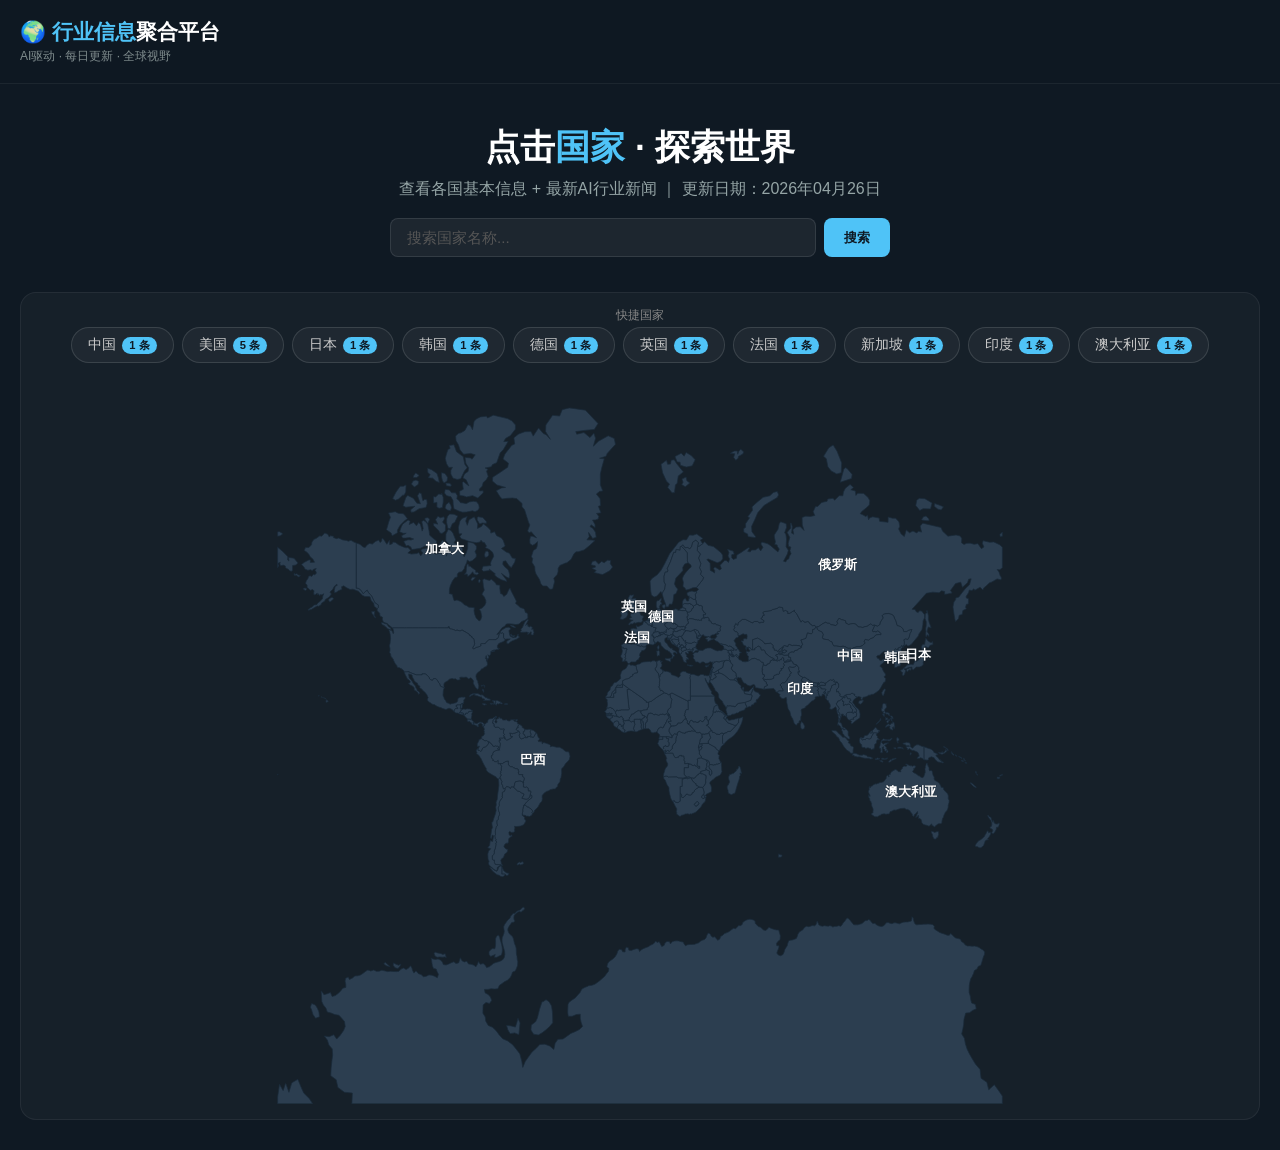
<file: index.html>
<!DOCTYPE html>
<html lang="zh-CN">
<head>
    <meta charset="UTF-8">
    <meta name="viewport" content="width=device-width, initial-scale=1.0">
    <title>行业信息聚合平台</title>
    <meta name="description" content="世界地图 + AI/电力/电商行业新闻 | 更新：2026-04-26">
    <style>
        * { margin: 0; padding: 0; box-sizing: border-box; }
        body {
            font-family: 'Segoe UI', 'Microsoft YaHei', sans-serif;
            background: #0f1923;
            color: #e0e0e0;
            overflow-x: hidden;
        }
        .container { max-width: 1300px; margin: 0 auto; padding: 0 20px; }

        /* 头部 */
        header {
            background: rgba(15,25,35,0.95);
            backdrop-filter: blur(10px);
            padding: 18px 0;
            border-bottom: 1px solid rgba(255,255,255,0.06);
            position: sticky;
            top: 0;
            z-index: 100;
        }
        header .container {
            display: flex;
            align-items: center;
            justify-content: space-between;
        }
        .logo h1 {
            font-size: 1.3rem;
            color: #fff;
            font-weight: 700;
        }
        .logo h1 span { color: #4fc3f7; }
        .logo .tagline { font-size: 0.75rem; color: #7f8c8d; margin-top: 2px; }

        /* Hero */
        .hero {
            text-align: center;
            padding: 40px 0 20px;
        }
        .hero h1 { font-size: 2.2rem; color: #fff; margin-bottom: 8px; }
        .hero h1 span { color: #4fc3f7; }
        .hero p { color: #95a5a6; font-size: 1rem; }

        /* 搜索 */
        .search-bar {
            max-width: 500px;
            margin: 18px auto 0;
            display: flex;
            gap: 8px;
        }
        .search-bar input {
            flex: 1;
            padding: 10px 16px;
            border-radius: 8px;
            border: 1px solid rgba(255,255,255,0.1);
            background: rgba(255,255,255,0.06);
            color: #fff;
            font-size: 0.95rem;
            outline: none;
            transition: border 0.3s;
        }
        .search-bar input:focus { border-color: #4fc3f7; }
        .search-bar input::placeholder { color: #555; }
        .search-bar button {
            padding: 10px 20px;
            background: #4fc3f7;
            color: #0f1923;
            border: none;
            border-radius: 8px;
            font-weight: 600;
            cursor: pointer;
            transition: background 0.3s;
        }
        .search-bar button:hover { background: #29b6f6; }

        /* 地图容器 */
        .map-wrap {
            background: rgba(255,255,255,0.03);
            border-radius: 16px;
            padding: 15px;
            margin: 15px 0 30px;
            border: 1px solid rgba(255,255,255,0.06);
        }
        #worldmap { width: 100%; height: auto; display: block; cursor: pointer; }
        #worldmap path {
            stroke: #1a2a3a;
            stroke-width: 0.6;
            transition: fill 0.2s ease, stroke 0.2s;
        }
        #worldmap path:hover { opacity: 0.8; stroke: #4fc3f7; stroke-width: 1.2; }

        .top10-bar { display: flex; flex-wrap: wrap; gap: 8px; justify-content: center; margin-bottom: 16px; }
        .top10-btn {
            display: flex; align-items: center; gap: 6px;
            padding: 8px 16px; border-radius: 20px;
            border: 1px solid rgba(255,255,255,0.12);
            background: rgba(255,255,255,0.04);
            color: #ccc; font-size: 0.85rem;
            cursor: pointer; transition: all 0.2s;
        }
        .top10-btn:hover {
            background: rgba(79,195,247,0.15);
            border-color: #4fc3f7; color: #fff;
            transform: translateY(-1px);
        }
        .top10-btn .badge {
            background: #4fc3f7; color: #0f1923;
            border-radius: 10px; padding: 1px 7px;
            font-size: 0.7rem; font-weight: 600;
        }
        .loading-map {
            text-align: center;
            padding: 80px 0;
            color: #555;
        }
        .loading-map i { font-size: 2.5rem; margin-bottom: 15px; animation: spin 1s linear infinite; display: block; }
        @keyframes spin { to { transform: rotate(360deg); } }

        /* ===== 弹窗 ===== */
        .modal-overlay {
            display: none;
            position: fixed;
            top:0; left:0; width:100%; height:100%;
            background: rgba(0,0,0,0.65);
            z-index: 9999;
            justify-content: center;
            align-items: center;
            animation: fadeIn 0.2s ease;
        }
        .modal-overlay.active { display: flex; }
        @keyframes fadeIn { from { opacity:0; } to { opacity:1; } }

        .modal-box {
            background: #1a2a3a;
            border-radius: 16px;
            width: 95%;
            max-width: 900px;
            max-height: 90vh;
            overflow-y: auto;
            box-shadow: 0 25px 80px rgba(0,0,0,0.5);
            animation: slideUp 0.3s ease;
        }
        @keyframes slideUp {
            from { transform: translateY(50px); opacity:0; }
            to { transform: translateY(0); opacity:1; }
        }
        .modal-box::-webkit-scrollbar { width: 6px; }
        .modal-box::-webkit-scrollbar-track { background: transparent; }
        .modal-box::-webkit-scrollbar-thumb { background: #2c3e50; border-radius: 3px; }

        .modal-head {
            display: flex; align-items: center; justify-content: space-between;
            padding: 22px 25px 0;
        }
        .modal-head h2 {
            font-size: 1.5rem;
            display: flex; align-items: center; gap: 10px;
            color: #fff;
        }
        .modal-head .close-btn {
            width: 34px; height: 34px;
            border-radius: 50%;
            border: none;
            background: rgba(255,255,255,0.08);
            color: #aaa;
            font-size: 1.2rem;
            cursor: pointer;
            display: flex; align-items: center; justify-content: center;
            transition: background 0.2s;
        }
        .modal-head .close-btn:hover { background: rgba(255,255,255,0.15); color: #fff; }

        .modal-sub {
            padding: 4px 25px 16px;
            color: #7f8c8d;
            font-size: 0.85rem;
            border-bottom: 1px solid rgba(255,255,255,0.06);
        }

        .modal-body { padding: 20px 25px 25px; }

        /* 基本信息网格 */
        /* ===== 基本信息行（压缩） ===== */
        .info-bar {
            display: flex;
            flex-wrap: wrap;
            gap: 8px 20px;
            padding: 8px 0 16px;
            border-bottom: 1px solid rgba(255,255,255,0.08);
            margin-bottom: 16px;
        }
        .info-bar .info-tag {
            font-size: 0.78rem;
            color: #aaa;
        }
        .info-bar .info-tag strong {
            color: #e0e0e0;
            font-weight: 500;
        }
        .info-bar .info-tag i {
            color: #4fc3f7;
            width: 14px;
            margin-right: 3px;
        }

        /* 新闻区块标题 */
        /* ===== 行业分类标签 ===== */
        .industry-tabs {
            display: flex;
            gap: 8px;
            margin-bottom: 14px;
            flex-wrap: wrap;
        }
        .industry-tab {
            padding: 6px 16px;
            border-radius: 20px;
            font-size: 0.8rem;
            font-weight: 600;
            cursor: pointer;
            transition: all 0.2s;
            border: 1px solid transparent;
            opacity: 0.6;
        }
        .industry-tab:hover { opacity: 1; }
        .industry-tab.active {
            opacity: 1;
            box-shadow: 0 0 10px rgba(79,195,247,0.3);
        }
        .industry-tab-ai { background: rgba(76,175,80,0.2); color: #81c784; border-color: rgba(76,175,80,0.4); }
        .industry-tab-ai.active { background: rgba(76,175,80,0.35); border-color: #4CAF50; }
        .industry-tab-electricity { background: rgba(255,193,7,0.2); color: #ffd54f; border-color: rgba(255,193,7,0.4); }
        .industry-tab-electricity.active { background: rgba(255,193,7,0.35); border-color: #FFC107; }
        .industry-tab-ecommerce { background: rgba(33,150,243,0.2); color: #64b5f6; border-color: rgba(33,150,243,0.4); }
        .industry-tab-ecommerce.active { background: rgba(33,150,243,0.35); border-color: #2196F3; }

        .news-section {
            display: none;
        }
        .news-section.active {
            display: block;
        }

        .industry-news-list { display: flex; flex-direction: column; gap: 10px; }
        .industry-news-item {
            background: rgba(255,255,255,0.03);
            padding: 12px 14px;
            border-radius: 8px;
            transition: background 0.2s;
        }
        .industry-news-item:hover { background: rgba(255,255,255,0.06); }
        .industry-news-item .news-title {
            color: #e0e0e0;
            text-decoration: none;
            font-size: 0.9rem;
            font-weight: 500;
            display: block;
            margin-bottom: 4px;
        }
        .industry-news-item .news-title:hover { color: #4fc3f7; }
        .industry-news-item .news-summary {
            font-size: 0.8rem;
            color: #888;
            margin-bottom: 4px;
            line-height: 1.4;
        }
        .industry-news-item .news-source {
            font-size: 0.72rem;
            color: #666;
        }
        .industry-news-empty {
            text-align: center; padding: 30px 0; color: #555;
        }
        .industry-news-empty i { font-size: 1.5rem; display: block; margin-bottom: 8px; }

        /* ===== 新闻展开/收缩 ===== */
        .news-header {
            cursor: pointer;
        }
        .toggle-icon {
            float: right;
            color: #555;
            font-size: 0.72rem;
            margin-left: 8px;
            transition: transform 0.2s;
        }
        .news-detail {
            max-height: 0;
            overflow: hidden;
            transition: max-height 0.3s ease, padding 0.3s ease, opacity 0.3s ease;
            opacity: 0;
        }
        .news-detail.open {
            max-height: 300px;
            opacity: 1;
            padding-top: 8px;
        }
        .news-detail-text {
            font-size: 0.82rem;
            color: #aaa;
            line-height: 1.55;
            padding: 10px 14px;
            background: rgba(255,255,255,0.04);
            border-radius: 8px;
            border-left: 3px solid #4fc3f7;
        }

        /* 新闻列表 */
        .country-news-list { display: flex; flex-direction: column; gap: 10px; }
        .country-news-item {
            background: rgba(255,255,255,0.03);
            padding: 12px 14px;
            border-radius: 8px;
            transition: background 0.2s;
        }
        .country-news-item:hover { background: rgba(255,255,255,0.06); }
        .country-news-item a {
            color: #e0e0e0;
            text-decoration: none;
            font-size: 0.9rem;
            font-weight: 500;
            display: block;
            margin-bottom: 4px;
        }
        .country-news-item a:hover { color: #4fc3f7; }
        .country-news-item .meta {
            font-size: 0.75rem;
            color: #7f8c8d;
            display: flex; gap: 12px;
        }
        .country-news-empty {
            text-align: center; padding: 20px; color: #555;
        }

        /* 弹窗加载/错误 */
        .modal-loading { text-align: center; padding: 40px; color: #7f8c8d; }
        .modal-loading i { font-size: 1.8rem; margin-bottom: 10px; animation: spin 1s linear infinite; display: block; }
        .modal-error { text-align: center; padding: 40px; color: #e74c3c; }

        @media (max-width: 600px) {
            .info-bar { gap: 4px 12px; }
            .hero h1 { font-size: 1.5rem; }
            .modal-head h2 { font-size: 1.2rem; }
        }
    </style>
</head>
<body>

<header>
    <div class="container">
        <div class="logo">
            <h1>🌍 <span>行业信息</span>聚合平台</h1>
            <p class="tagline">AI驱动 · 每日更新 · 全球视野</p>
        </div>
    </div>
</header>

<main class="container">
    <section class="hero">
        <h1>点击<span>国家</span> · 探索世界</h1>
        <p>查看各国基本信息 + 最新AI行业新闻 ｜ 更新日期：2026年04月26日</p>
        <div class="search-bar">
            <input type="text" id="searchInput" placeholder="搜索国家名称..." onkeyup="if(event.key==='Enter')searchCountry()">
            <button onclick="searchCountry()"><i class="fas fa-search"></i> 搜索</button>
        </div>
    </section>

    <section class="map-wrap">
        <!-- Top10 快捷国家入口（优先加载，无需地图） -->
        <div id="top10Bar"></div>
        <div id="loading" class="loading-map">
            <i class="fas fa-globe-asia"></i>
            <p>加载世界地图...</p>
        </div>
        <svg id="worldmap" viewBox="0 0 1000 600" style="display:none;"></svg>
    </section>
</main>

<!-- ===== 弹窗 ===== -->
<div class="modal-overlay" id="modalOverlay" onclick="if(event.target===this)closeModal()">
    <div class="modal-box" onclick="event.stopPropagation()">
        <div class="modal-head">
            <h2 id="modalTitle">🌍 国家信息</h2>
            <button class="close-btn" onclick="closeModal()"><i class="fas fa-times"></i></button>
        </div>
        <div class="modal-sub" id="modalSub"></div>
        <div class="modal-body" id="modalBody">
            <div class="modal-loading"><i class="fas fa-spinner"></i><p>加载中...</p></div>
        </div>
    </div>
</div>

<script src="country_data.js"></script>
<script src="map_data.js"></script>
<script src="d3.min.js"></script>
<script src="topojson.min.js"></script>
<script>
// ============================
// 1. 新闻数据（按国家归类）
// ============================
const countryNews = {
    '美国': [
        { title: 'OpenAI 发布 GPT-5.5：更聪明、更高效、更懂编程', summary: 'OpenAI发布GPT-5.5，号称迄今为止最聪明、最直观的模型。在编码调试、在线研究、跨工具工作等任务上表现突出，使用更少的token即可完成任务。即日起向Plus/Pro/企业用户推送。', source: 'The Verge / VentureBeat' },
        { title: 'OpenAI 推出 Workspace Agents 企业级 AI 代理平台', summary: '作为Custom GPT的继任者，Workspace Agents可嵌入Slack、Google Drive、Salesforce、Notion等企业应用，基于Codex引擎驱动，支持长时间自主运行、跨应用协作与持久记忆。5月6日前免费。', source: 'VentureBeat' },
        { title: 'Google 豪掷 400 亿美元布局 Anthropic', summary: 'Google先投100亿，达标后追加至400亿。此前Amazon已投80亿，本周再投50亿并承诺未来可追加200亿。AI军备竞赛全面白热化。', source: 'Bloomberg / The Verge' },
        { title: 'Google Gemini 可部署到完全离线环境', summary: 'Cirrascale推出Gemini本地部署方案：Dell硬件+8块NVIDIA GPU，完全断网运行。数据不经过Google基础设施，适合金融、医疗、国防等高度监管行业。', source: 'VentureBeat' },
        { title: 'Google vs AWS：AI 代理架构两派分化', summary: 'Google走Kubernetes控制面板路线，注重治理和安全；AWS通过Bedrock AgentCore优化执行速度，让代理快速上线。一个管编排，一个管执行。', source: 'VentureBeat' }
    ],
    '中国': [
        { title: '中国AI产业持续发展', summary: '中国在人工智能领域持续投入和创新。', source: '综合报道' }
    ],
    '加拿大': [
        { title: '加拿大AI产业持续发展', summary: '加拿大在人工智能领域持续投入和创新。', source: '综合报道' }
    ],
    '英国': [
        { title: '英国AI产业持续发展', summary: '英国在人工智能领域持续投入和创新。', source: '综合报道' }
    ],
    '日本': [
        { title: '日本AI产业持续发展', summary: '日本在人工智能领域持续投入和创新。', source: '综合报道' }
    ],
    '韩国': [
        { title: '韩国AI产业持续发展', summary: '韩国在人工智能领域持续投入和创新。', source: '综合报道' }
    ],
    '德国': [
        { title: '德国AI产业持续发展', summary: '德国在人工智能领域持续投入和创新。', source: '综合报道' }
    ],
    '法国': [
        { title: '法国AI产业持续发展', summary: '法国在人工智能领域持续投入和创新。', source: '综合报道' }
    ],
    '印度': [
        { title: '印度AI产业持续发展', summary: '印度在人工智能领域持续投入和创新。', source: '综合报道' }
    ],
    '新加坡': [
        { title: '新加坡AI产业持续发展', summary: '新加坡在人工智能领域持续投入和创新。', source: '综合报道' }
    ],
    '澳大利亚': [
        { title: '澳大利亚AI产业持续发展', summary: '澳大利亚在人工智能领域持续投入和创新。', source: '综合报道' }
    ],
    '以色列': [
        { title: '以色列AI产业持续发展', summary: '以色列在人工智能领域持续投入和创新。', source: '综合报道' }
    ],
    '俄罗斯': [
        { title: '俄罗斯AI产业持续发展', summary: '俄罗斯在人工智能领域持续投入和创新。', source: '综合报道' }
    ],
    '芬兰': [
        { title: '芬兰AI产业持续发展', summary: '芬兰在人工智能领域持续投入和创新。', source: '综合报道' }
    ],
    '瑞典': [
        { title: '瑞典AI产业持续发展', summary: '瑞典在人工智能领域持续投入和创新。', source: '综合报道' }
    ],
    '瑞士': [
        { title: '瑞士AI产业持续发展', summary: '瑞士在人工智能领域持续投入和创新。', source: '综合报道' }
    ],
    '荷兰': [
        { title: '荷兰AI产业持续发展', summary: '荷兰在人工智能领域持续投入和创新。', source: '综合报道' }
    ],
    '阿联酋': [
        { title: '阿联酋AI产业持续发展', summary: '阿联酋在人工智能领域持续投入和创新。', source: '综合报道' }
    ],
    '沙特阿拉伯': [
        { title: '沙特阿拉伯AI产业持续发展', summary: '沙特阿拉伯在人工智能领域持续投入和创新。', source: '综合报道' }
    ]
};

// 未匹配国家的兜底新闻
const defaultNews = [
    { title: '全球AI产业持续高速增长', summary: '8条行业新闻今日收录', source: 'McKinsey' },
];

// ============================
// 2. 地图配置
// ============================
// 数据已内嵌（country_data.js, map_data.js）

const continentColors = {
    'Asia': '#e74c3c', 'Africa': '#f39c12', 'Europe': '#3498db',
    'North America': '#2ecc71', 'South America': '#9b59b6',
    'Oceania': '#1abc9c', 'Antarctica': '#bdc3c7'
};
const labelCountries = {
    'China': '中国', 'United States': '美国', 'Russia': '俄罗斯',
    'Brazil': '巴西', 'India': '印度', 'Australia': '澳大利亚',
    'Canada': '加拿大', 'Japan': '日本', 'South Korea': '韩国',
    'United Kingdom': '英国', 'Germany': '德国', 'France': '法国'
};

let countryCache = {};
let countryMap = {};
let svg, path, g;

// ============================
// 3. 获取新闻（按国家名匹配）
// ============================
function getNewsForCountry(countryName) {
    // 尝试映射英文名到中文
    const nameMap = {
        'china': '中国', 'united states': '美国', 'usa': '美国',
        'canada': '加拿大', 'japan': '日本', 'south korea': '韩国', 'korea': '韩国',
        'united kingdom': '英国', 'uk': '英国', 'germany': '德国',
        'france': '法国', 'india': '印度', 'australia': '澳大利亚',
        'singapore': '新加坡', 'israel': '以色列', 'russia': '俄罗斯',
        'brazil': '巴西', 'italy': '意大利', 'spain': '西班牙',
        'netherlands': '荷兰', 'sweden': '瑞典', 'switzerland': '瑞士',
        'uae': '阿联酋', 'saudi arabia': '沙特阿拉伯',
    };
    const key = (nameMap[countryName.toLowerCase()] || countryName);
    const news = countryNews[key];
    if (news) return news;
    // 模糊匹配
    for (const [cn, items] of Object.entries(countryNews)) {
        if (countryName.includes(cn) || cn.includes(countryName)) return items;
    }
    return defaultNews;
}

// ============================
// 4. 弹窗控制
// ============================
function openModal() {
    document.getElementById('modalOverlay').classList.add('active');
    document.body.style.overflow = 'hidden';
}
function closeModal() {
    document.getElementById('modalOverlay').classList.remove('active');
    document.body.style.overflow = '';
}
document.addEventListener('keydown', e => { if(e.key==='Escape') closeModal(); });

function formatNumber(num) {
    if (num >= 1000000000) return (num/1000000000).toFixed(2) + ' 亿';
    if (num >= 1000000) return (num/1000000).toFixed(2) + ' 百万';
    if (num >= 10000) return (num/10000).toFixed(1) + ' 万';
    return num.toLocaleString();
}

function getCountryDetails(code) {
    if (countryCache[code]) return countryCache[code];
    const c = countryInfo[code];
    if (!c) {
        const d = { nameCommon: '未知国家', nameOfficial: '', flagEmoji: '🌍', capital: '无', region: '未知', population: '未知', area: '未知', languages: '未知', currencies: '未知', timezones: '未知', continent: '未知', borders: '未知', drivingSide: '未知' };
        countryCache[code] = d; return d;
    }
    const d = {
        nameCommon: c.name, nameOfficial: c.official, flagEmoji: c.flag,
        capital: c.capital, region: c.region, population: c.pop,
        area: c.area, languages: c.lang, currencies: c.currency,
        timezones: c.tz, continent: c.region, borders: c.borders,
        drivingSide: c.drive,
    };
    countryCache[code] = d; return d;
}


// ============================
// 5. 三大行业分类新闻数据
// ============================
const industryNews = {
    ai: [
        { title: 'OpenAI 发布 GPT-5.5：更聪明、更高效、更懂编程', summary: 'GPT-5.5在编码调试、在线研究方面表现突出，使用更少token即可完成任务。', source: 'The Verge / VentureBeat', detail: 'OpenAI发布GPT-5.5，号称迄今为止最聪明、最直观的模型。在编码调试、在线研究、跨工具工作等任务上表现突出，使用更少的token即可完成任务。即日起向Plus/Pro/企业用户推送。此次升级重点提升了代码理解和生成能力，开发者体验大幅改善。' },
        { title: 'OpenAI 推出 Workspace Agents 企业级 AI 代理平台', summary: 'Workspace Agents可嵌入Slack、Google Drive、Salesforce等企业应用，5月6日前免费。', source: 'VentureBeat', detail: '作为Custom GPT的继任者，Workspace Agents可嵌入Slack、Google Drive、Salesforce、Notion等企业应用，基于Codex引擎驱动，支持长时间自主运行、跨应用协作与持久记忆。5月6日前免费体验。OpenAI此举意在抢占企业AI代理市场。' },
        { title: 'Google 豪掷 400 亿美元布局 Anthropic', summary: 'Google追加投资至400亿美元，Amazon已投80亿，AI军备竞赛白热化。', source: 'Bloomberg / The Verge', detail: 'Google先投100亿美元，达标后追加至400亿美元。此前Amazon已投80亿，本周再投50亿并承诺未来可追加200亿。科技巨头在AI领域的军备竞赛已全面白热化，Anthropic成为最大赢家之一。' },
        { title: 'Google Gemini 可部署到完全离线环境', summary: 'Cirrascale推出Gemini本地部署方案，Dell硬件+8块NVIDIA GPU完全断网运行。', source: 'VentureBeat', detail: 'Cirrascale推出Gemini本地部署方案：Dell硬件+8块NVIDIA GPU，完全断网运行。数据不经过Google基础设施，适合金融、医疗、国防等高度监管行业。这标志着大模型私有化部署进入商业化阶段。' },
        { title: 'Google vs AWS：AI 代理架构两派分化', summary: 'Google走Kubernetes治理路线，AWS专注执行速度优化，编排vs执行。', source: 'VentureBeat', detail: 'Google走Kubernetes控制面板路线，注重治理和安全；AWS通过Bedrock AgentCore优化执行速度，让代理快速上线。两大云厂商的AI代理路线清晰分化：一个管编排，一个管执行，企业需按需选择。' },
        { title: 'DOJ 加入 xAI 起诉科罗拉多州 AI 反歧视法', summary: '司法部认为该法违反宪法平等保护条款，原定6月30日生效。', source: 'Bloomberg / The Verge', detail: '美国司法部加入xAI的诉讼，起诉科罗拉多州的AI反歧视法。司法部认为该法要求开发者采取合理注意防止算法歧视违反宪法平等保护条款。该法原定6月30日生效，正在被挑战。' },
        { title: '加拿大校园枪击案引发 AI 安全监管争议', summary: '嫌犯多次向ChatGPT描述枪支暴力触发审核警报但未阻止，最终9死27伤。', source: 'The Verge', detail: '加拿大校园枪击案嫌犯数月前多次向ChatGPT描述枪支暴力引发审核警报，但OpenAI评估后认为非即时可信威胁，仅封号处理。最终酿成9死27伤的悲剧，引发对AI安全监管的激烈争议。' },
        { title: 'AI 免费时代宣告终结', summary: '多家AI公司从获客转向变现，OpenAI砍掉非核心项目全力追逐营收。', source: 'The Verge', detail: '广告加载、速率限制、订阅涨价……多家AI公司开始从获客烧钱转向变现盈利。OpenAI砍掉非核心项目，全力追逐更强劲的营收引擎。AI免费午餐时代正式宣告结束，用户需为更优质的服务付费。' },
    ],
    electricity: [
        { title: '国家电网推进智能电网建设', summary: '国家电网发布智能电网建设规划，全面提升电力系统数字化水平。', source: '中国电力报', detail: '国家电网发布智能电网建设规划，以数字化、智能化为核心方向，推动电力系统全面升级。计划在未来三年内投资超千亿元，覆盖全国主要电网节点，提升电网调度效率和可再生能源消纳能力。' },
        { title: '新能源装机容量突破历史新高', summary: '新能源装机容量突破15亿千瓦，风电光伏占比持续提升。', source: '国家能源局', detail: '我国新能源装机容量突破15亿千瓦，风电和光伏占比持续提升。数据表明，新能源已成为我国新增电力装机的主力，预计到2030年非化石能源发电量占比将超过50%，能源转型步伐加快。' },
        { title: '电力物联网技术取得重大突破', summary: '基于AI的电力物联网调度系统在多个省份试点成功。', source: '科技日报', detail: '基于AI技术的电力物联网调度系统在江苏、浙江等省份试点成功，实现了电网运行效率和故障响应速度的双提升。该系统可实时分析海量数据，自动优化配电网运行策略，显著减少停电时间。' },
    ],
    ecommerce: [
        { title: '电商平台618大促即将开启', summary: '各平台备战618，AI导购和智能推荐成重点方向。', source: '亿邦动力', detail: '各大电商平台积极备战618年中大促，AI导购和智能推荐成为今年竞争重点。淘宝、京东、拼多多纷纷推出AI购物助手，通过个性化推荐和自然语言交互提升用户体验，预计今年618销售额将再创新高。' },
        { title: '直播带货新规正式实施', summary: '市场监管总局发布直播带货新规，规范行业秩序。', source: '新华网', detail: '国家市场监管总局正式实施直播带货管理新规，对主播资质、商品质量、售后责任做出明确规定。新规要求直播平台建立主播信用评价体系，对虚假宣传和售假行为加大处罚力度，促进行业健康发展。' },
        { title: '跨境电商迎来政策红利', summary: '新一批跨境电商综试区获批，税收优惠政策延续。', source: '商务部', detail: '国务院新一批跨境电商综合试验区获批，新增15个城市纳入试点范围。同时，跨境电商零售出口税收优惠政策延续至2027年，为出口企业降低经营成本。政策红利释放有望推动跨境电商规模再上新台阶。' },
    ],
};

const industryNames = {
    ai: { name: '人工智能', icon: '🤖', color: '#4CAF50' },
    electricity: { name: '电力能源', icon: '⚡', color: '#FFC107' },
    ecommerce: { name: '电子商务', icon: '🛒', color: '#2196F3' },
};

const industryTabs = ['ai', 'electricity', 'ecommerce'];

// ============================
// 6. 显示国家信息 + 新闻（三大行业分类）
// ============================
async function showCountryInfo(name, code) {
    openModal();
    const titleEl = document.getElementById('modalTitle');
    const subEl = document.getElementById('modalSub');
    const bodyEl = document.getElementById('modalBody');

    titleEl.innerHTML = `<span>${name}</span>`;
    subEl.textContent = '正在获取信息...';
    bodyEl.innerHTML = `<div class="modal-loading"><i class="fas fa-spinner"></i><p>加载中...</p></div>`;

    try {
        const d = await getCountryDetails(code);
        const color = continentColors[d.continent] || '#4fc3f7';
        titleEl.innerHTML = `<span>${d.flagEmoji} ${d.nameCommon}</span>`;
        subEl.textContent = `${d.nameOfficial} · ${d.region}${d.subregion?' · '+d.subregion:''}`;

        // 压缩的基本信息行
        const infoBar = `
            <div class="info-bar">
                <span class="info-tag"><i class="fas fa-city"></i><strong>${d.capital}</strong></span>
                <span class="info-tag"><i class="fas fa-users"></i><strong>${d.population}</strong></span>
                <span class="info-tag"><i class="fas fa-globe-asia"></i><strong>${d.area}</strong></span>
                <span class="info-tag"><i class="fas fa-globe"></i><strong>${d.continent}</strong></span>
                <span class="info-tag"><i class="fas fa-language"></i><strong>${d.languages}</strong></span>
                <span class="info-tag"><i class="fas fa-money-bill-wave"></i><strong>${d.currencies}</strong></span>
                <span class="info-tag"><i class="fas fa-clock"></i><strong>${d.timezones}</strong></span>
                <span class="info-tag"><i class="fas fa-road"></i><strong>${d.drivingSide}</strong></span>
            </div>
        `;

        // 行业分类选项卡 + 新闻区
        let tabsHtml = '<div class="industry-tabs">';
        let sectionsHtml = '';

        industryTabs.forEach((tabId, idx) => {
            const info = industryNames[tabId];
            const items = industryNews[tabId] || [];
            const active = idx === 0 ? ' active' : '';
            tabsHtml += `<div class="industry-tab industry-tab-${tabId}${active}" onclick="switchIndustryTab('${tabId}')">${info.icon} ${info.name} (${items.length})</div>`;

            const activeSection = idx === 0 ? ' active' : '';
            if (items.length > 0) {
                sectionsHtml += '<div class="news-section' + activeSection + '" id="section-' + tabId + '">' +
                    '<div class="industry-news-list">' +
                    items.map((n, idx) => {
                        return '<div class="industry-news-item">' +
                            '<div class="news-header" onclick="toggleNewsDetail(event,' + "'" + tabId + '-' + idx + "'" + ')">' +
                            '<a href="#" class="news-title" onclick="event.preventDefault()">' + n.title + '</a>' +
                            '<div class="news-summary">' + n.summary + '</div>' +
                            '<div class="news-source"><i class="fas fa-newspaper"></i> ' + n.source + ' <span class="toggle-icon"><i class="fas fa-chevron-down"></i></span></div>' +
                            '</div>' +
                            '<div class="news-detail" id="detail-' + tabId + '-' + idx + '">' +
                            '<div class="news-detail-text">' + (n.detail || n.summary) + '</div>' +
                            '</div>' +
                            '</div>';
                    }).join('') +
                    '</div>' +
                    '</div>';
            } else {
                sectionsHtml += '<div class="news-section' + activeSection + '" id="section-' + tabId + '">' +
                    '<div class="industry-news-empty"><i class="fas fa-inbox"></i><p>暂无' + info.name + '新闻</p></div>' +
                    '</div>';
        }
        });

        tabsHtml += '</div>';

        bodyEl.innerHTML = `
            ${infoBar}
            ${tabsHtml}
            ${sectionsHtml}
        `;
    } catch(e) {
        bodyEl.innerHTML = `<div class="modal-error"><i class="fas fa-exclamation-circle" style="font-size:2rem;margin-bottom:12px;display:block;"></i><p>无法获取 ${name} 的信息</p></div>`;
        console.error(e);
    }
}

// ============================
// 6.5 切换行业分类选项卡
function toggleNewsDetail(e, id) {
    e.preventDefault();
    const detail = document.getElementById('detail-' + id);
    if (!detail) return;
    const isOpen = detail.classList.contains('open');
    // 关闭同一分类下其他展开项
    const parent = detail.closest('.news-section');
    if (parent) {
        parent.querySelectorAll('.news-detail.open').forEach(d => {
            if (d.id !== 'detail-' + id) {
                d.classList.remove('open');
                const icon = d.closest('.industry-news-item')?.querySelector('.toggle-icon i');
                if (icon) icon.className = 'fas fa-chevron-down';
            }
        });
    }
    if (isOpen) {
        detail.classList.remove('open');
        e.currentTarget.querySelector('.toggle-icon i').className = 'fas fa-chevron-down';
    } else {
        detail.classList.add('open');
        e.currentTarget.querySelector('.toggle-icon i').className = 'fas fa-chevron-up';
    }
}
// ============================
function switchIndustryTab(tabId) {
    document.querySelectorAll('.industry-tab').forEach(t => t.classList.remove('active'));
    document.querySelectorAll('.news-section').forEach(s => s.classList.remove('active'));
    document.querySelector(`.industry-tab-${tabId}`).classList.add('active');
    document.getElementById(`section-${tabId}`).classList.add('active');
}

// ============================
// 6. 搜索
// ============================
function searchCountry() {
    const q = document.getElementById('searchInput').value.trim().toLowerCase();
    if (!q) return;
    let code=null, name=null;
    for (const [n,c] of Object.entries(countryMap)) {
        if (n.toLowerCase()===q || n.toLowerCase().includes(q)) { code=c; name=n; break; }
    }
    if (code) {
        showCountryInfo(name, code);
        g.selectAll('path').attr('opacity', 0.7);
        g.selectAll('path').filter(d => d.id===code).attr('opacity',1).attr('stroke','#4fc3f7').attr('stroke-width',2);
    } else {
        openModal();
        document.getElementById('modalTitle').innerHTML = `<span>🔍 未找到</span>`;
        document.getElementById('modalSub').textContent = '';
        document.getElementById('modalBody').innerHTML = `<div style="text-align:center;padding:30px;color:#e67e22;"><p>未找到 "${document.getElementById('searchInput').value.trim()}"</p></div>`;
    }
}

// ============================
// 7. 初始化地图
// ============================
async function initMap() {
    try {
        const world = worldAtlasData;
        world.objects.countries.geometries.forEach(c => {
            if (c.properties?.name) countryMap[c.properties.name] = c.id;
        });

        svg = d3.select('#worldmap');
        g = svg.append('g');
        const projection = d3.geoMercator().fitSize([1000,600], {type:'Sphere'});
        path = d3.geoPath().projection(projection);

        g.selectAll('path')
            .data(topojson.feature(world, world.objects.countries).features)
            .join('path')
            .attr('d', path)
            .attr('fill', d => continentColors[d.properties.continent] || '#2c3e50')
            .attr('stroke', '#1a2a3a').attr('stroke-width', 0.6)
            .on('click', function(ev, d) {
                showCountryInfo(d.properties.name, d.id);
                g.selectAll('path').attr('opacity', 0.7);
                d3.select(this).attr('opacity',1).attr('stroke','#4fc3f7').attr('stroke-width',2);
            })
            .on('mouseover', function() { d3.select(this).attr('opacity',0.85); })
            .on('mouseout', function() { d3.select(this).attr('opacity',null); });

        g.selectAll('text')
            .data(topojson.feature(world, world.objects.countries).features.filter(d=>labelCountries[d.properties.name]))
            .join('text')
            .attr('transform', d => `translate(${path.centroid(d)[0]},${path.centroid(d)[1]})`)
            .attr('text-anchor','middle').attr('font-size','11px').attr('font-weight','600')
            .attr('fill','#fff').attr('stroke','#0f1923').attr('stroke-width',0.4).attr('paint-order','stroke')
            .text(d => labelCountries[d.properties.name]);

        document.getElementById('loading').style.display = 'none';
        svg.style('display', 'block');
    } catch(e) {
        document.getElementById('loading').innerHTML = `<i class="fas fa-exclamation-triangle" style="color:#e74c3c;"></i><p style="color:#e74c3c;">地图加载失败</p>`;
    }
}
// ============================
// 7. Top10 国家快捷入口（立即渲染，无需外部依赖）
// ============================
const top10Names = ['中国','美国','日本','韩国','德国','英国','法国','新加坡','印度','澳大利亚'];
const top10NewsCount = top10Names.map(n => {
    const news = countryNews[n];
    if (!news) return 0;
    // count all three categories
    let c = 0;
    for (const k of ['ai','electricity','ecommerce']) {
        if (industryNews[k]) {
            c += industryNews[k].filter(item => news.some(nn => item.title.includes(nn.title.slice(0,5)))).length || 0;
        }
    }
    return news.length || c || 0;
});
const countryCodeMap = {};
for (const [name, code] of Object.entries(countryMap)) {
    countryCodeMap[name] = code;
}
(function renderTop10() {
    const bar = document.getElementById('top10Bar');
    if (!bar || bar.innerHTML) return;
    // Hardcoded ISO codes for Top10 (pre-populated for instant info display)
    const top10Codes = {'中国':'156','美国':'840','日本':'392','韩国':'410','德国':'276','英国':'826','法国':'250','新加坡':'702','印度':'356','澳大利亚':'036'};
    bar.innerHTML = '<div style="text-align:center;margin-bottom:4px;color:#888;font-size:0.72rem;">快捷国家</div><div class="top10-bar">' +
        top10Names.map((n, i) => {
            const code = top10Codes[n] || '';
            const cnt = getNewsForCountry(n)?.[0] ? (getNewsForCountry(n).length + ' 条') : '';
            return '<button class="top10-btn" onclick="showCountryInfo(\'' + n + '\',\'' + code + '\')">' + 
                '<span>' + n + '</span>' +
                (cnt ? '<span class="badge">' + cnt + '</span>' : '') +
                '</button>';
        }).join('') + '</div>';
})();

// ============================
// 8. 初始化地图（所有库均本地内嵌，立即加载）
// ============================
document.addEventListener('DOMContentLoaded', () => {
    // 等待一个微小延迟让 Top10 先渲染
    setTimeout(() => {
        document.getElementById('loading').style.display = 'none';
        document.getElementById('worldmap').style.display = 'block';
        initMap();
    }, 100);
});
</script>
</body>
</html>
</file>
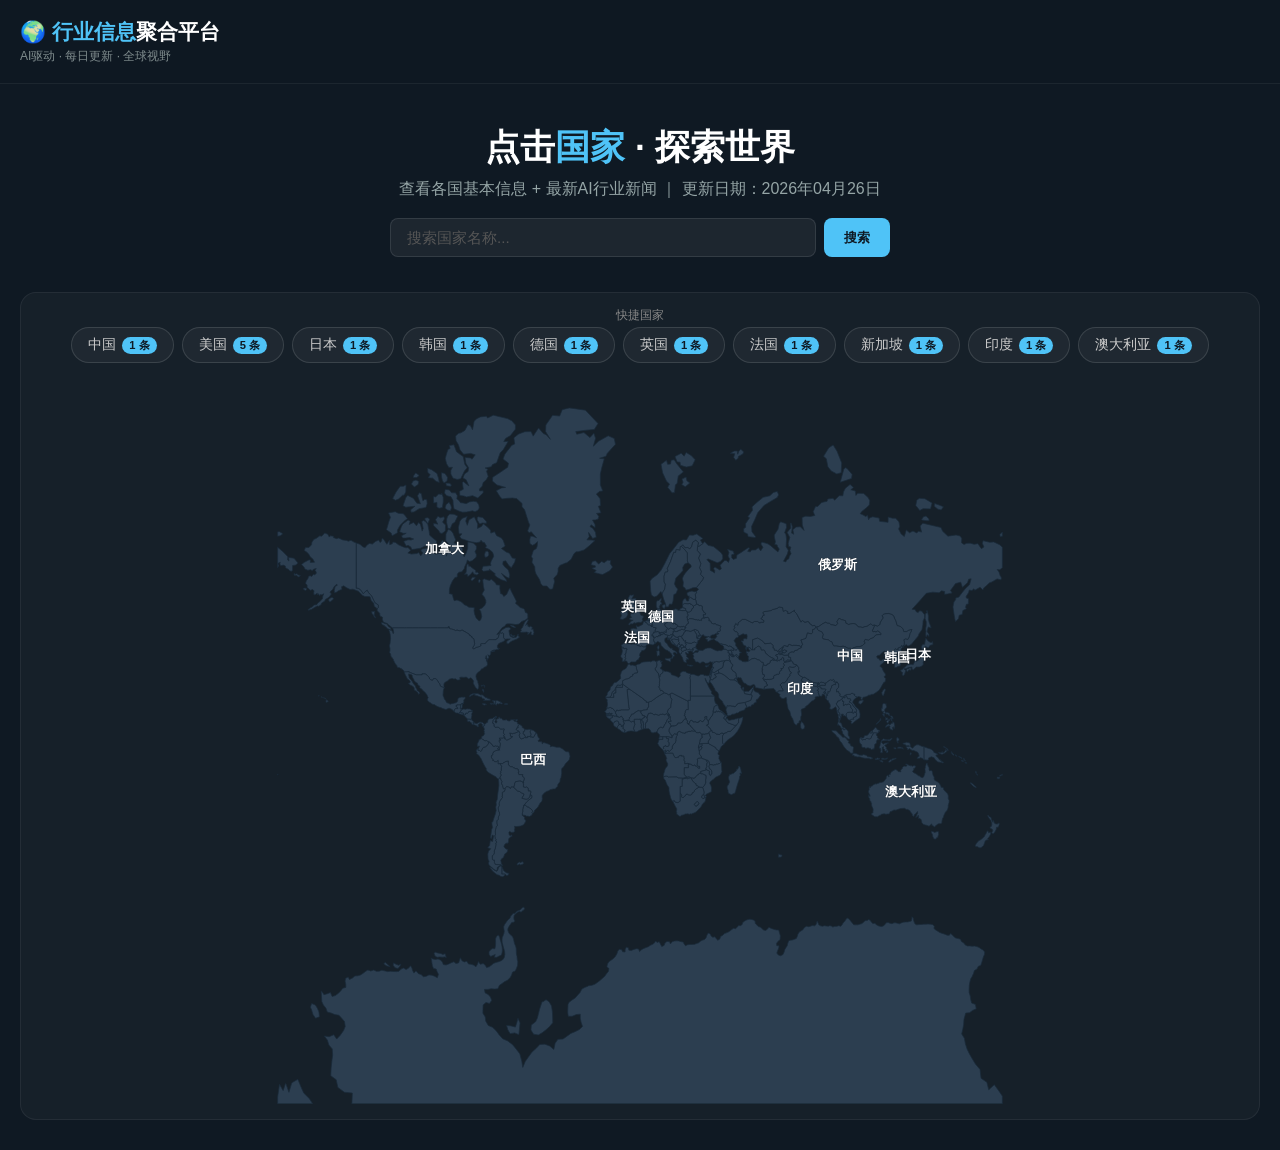
<file: docs/index.html>
<!DOCTYPE html>
<html lang="zh-CN">
<head>
    <meta charset="UTF-8">
    <meta name="viewport" content="width=device-width, initial-scale=1.0">
    <title>行业信息聚合平台</title>
    <meta name="description" content="世界地图 + AI/电力/电商行业新闻 | 更新：2026-04-26">
    <style>
        * { margin: 0; padding: 0; box-sizing: border-box; }
        body {
            font-family: 'Segoe UI', 'Microsoft YaHei', sans-serif;
            background: #0f1923;
            color: #e0e0e0;
            overflow-x: hidden;
        }
        .container { max-width: 1300px; margin: 0 auto; padding: 0 20px; }

        /* 头部 */
        header {
            background: rgba(15,25,35,0.95);
            backdrop-filter: blur(10px);
            padding: 18px 0;
            border-bottom: 1px solid rgba(255,255,255,0.06);
            position: sticky;
            top: 0;
            z-index: 100;
        }
        header .container {
            display: flex;
            align-items: center;
            justify-content: space-between;
        }
        .logo h1 {
            font-size: 1.3rem;
            color: #fff;
            font-weight: 700;
        }
        .logo h1 span { color: #4fc3f7; }
        .logo .tagline { font-size: 0.75rem; color: #7f8c8d; margin-top: 2px; }

        /* Hero */
        .hero {
            text-align: center;
            padding: 40px 0 20px;
        }
        .hero h1 { font-size: 2.2rem; color: #fff; margin-bottom: 8px; }
        .hero h1 span { color: #4fc3f7; }
        .hero p { color: #95a5a6; font-size: 1rem; }

        /* 搜索 */
        .search-bar {
            max-width: 500px;
            margin: 18px auto 0;
            display: flex;
            gap: 8px;
        }
        .search-bar input {
            flex: 1;
            padding: 10px 16px;
            border-radius: 8px;
            border: 1px solid rgba(255,255,255,0.1);
            background: rgba(255,255,255,0.06);
            color: #fff;
            font-size: 0.95rem;
            outline: none;
            transition: border 0.3s;
        }
        .search-bar input:focus { border-color: #4fc3f7; }
        .search-bar input::placeholder { color: #555; }
        .search-bar button {
            padding: 10px 20px;
            background: #4fc3f7;
            color: #0f1923;
            border: none;
            border-radius: 8px;
            font-weight: 600;
            cursor: pointer;
            transition: background 0.3s;
        }
        .search-bar button:hover { background: #29b6f6; }

        /* 地图容器 */
        .map-wrap {
            background: rgba(255,255,255,0.03);
            border-radius: 16px;
            padding: 15px;
            margin: 15px 0 30px;
            border: 1px solid rgba(255,255,255,0.06);
        }
        #worldmap { width: 100%; height: auto; display: block; cursor: pointer; }
        #worldmap path {
            stroke: #1a2a3a;
            stroke-width: 0.6;
            transition: fill 0.2s ease, stroke 0.2s;
        }
        #worldmap path:hover { opacity: 0.8; stroke: #4fc3f7; stroke-width: 1.2; }

        .top10-bar { display: flex; flex-wrap: wrap; gap: 8px; justify-content: center; margin-bottom: 16px; }
        .top10-btn {
            display: flex; align-items: center; gap: 6px;
            padding: 8px 16px; border-radius: 20px;
            border: 1px solid rgba(255,255,255,0.12);
            background: rgba(255,255,255,0.04);
            color: #ccc; font-size: 0.85rem;
            cursor: pointer; transition: all 0.2s;
        }
        .top10-btn:hover {
            background: rgba(79,195,247,0.15);
            border-color: #4fc3f7; color: #fff;
            transform: translateY(-1px);
        }
        .top10-btn .badge {
            background: #4fc3f7; color: #0f1923;
            border-radius: 10px; padding: 1px 7px;
            font-size: 0.7rem; font-weight: 600;
        }
        .loading-map {
            text-align: center;
            padding: 80px 0;
            color: #555;
        }
        .loading-map i { font-size: 2.5rem; margin-bottom: 15px; animation: spin 1s linear infinite; display: block; }
        @keyframes spin { to { transform: rotate(360deg); } }

        /* ===== 弹窗 ===== */
        .modal-overlay {
            display: none;
            position: fixed;
            top:0; left:0; width:100%; height:100%;
            background: rgba(0,0,0,0.65);
            z-index: 9999;
            justify-content: center;
            align-items: center;
            animation: fadeIn 0.2s ease;
        }
        .modal-overlay.active { display: flex; }
        @keyframes fadeIn { from { opacity:0; } to { opacity:1; } }

        .modal-box {
            background: #1a2a3a;
            border-radius: 16px;
            width: 95%;
            max-width: 900px;
            max-height: 90vh;
            overflow-y: auto;
            box-shadow: 0 25px 80px rgba(0,0,0,0.5);
            animation: slideUp 0.3s ease;
        }
        @keyframes slideUp {
            from { transform: translateY(50px); opacity:0; }
            to { transform: translateY(0); opacity:1; }
        }
        .modal-box::-webkit-scrollbar { width: 6px; }
        .modal-box::-webkit-scrollbar-track { background: transparent; }
        .modal-box::-webkit-scrollbar-thumb { background: #2c3e50; border-radius: 3px; }

        .modal-head {
            display: flex; align-items: center; justify-content: space-between;
            padding: 22px 25px 0;
        }
        .modal-head h2 {
            font-size: 1.5rem;
            display: flex; align-items: center; gap: 10px;
            color: #fff;
        }
        .modal-head .close-btn {
            width: 34px; height: 34px;
            border-radius: 50%;
            border: none;
            background: rgba(255,255,255,0.08);
            color: #aaa;
            font-size: 1.2rem;
            cursor: pointer;
            display: flex; align-items: center; justify-content: center;
            transition: background 0.2s;
        }
        .modal-head .close-btn:hover { background: rgba(255,255,255,0.15); color: #fff; }

        .modal-sub {
            padding: 4px 25px 16px;
            color: #7f8c8d;
            font-size: 0.85rem;
            border-bottom: 1px solid rgba(255,255,255,0.06);
        }

        .modal-body { padding: 20px 25px 25px; }

        /* 基本信息网格 */
        /* ===== 基本信息行（压缩） ===== */
        .info-bar {
            display: flex;
            flex-wrap: wrap;
            gap: 8px 20px;
            padding: 8px 0 16px;
            border-bottom: 1px solid rgba(255,255,255,0.08);
            margin-bottom: 16px;
        }
        .info-bar .info-tag {
            font-size: 0.78rem;
            color: #aaa;
        }
        .info-bar .info-tag strong {
            color: #e0e0e0;
            font-weight: 500;
        }
        .info-bar .info-tag i {
            color: #4fc3f7;
            width: 14px;
            margin-right: 3px;
        }

        /* 新闻区块标题 */
        /* ===== 行业分类标签 ===== */
        .industry-tabs {
            display: flex;
            gap: 8px;
            margin-bottom: 14px;
            flex-wrap: wrap;
        }
        .industry-tab {
            padding: 6px 16px;
            border-radius: 20px;
            font-size: 0.8rem;
            font-weight: 600;
            cursor: pointer;
            transition: all 0.2s;
            border: 1px solid transparent;
            opacity: 0.6;
        }
        .industry-tab:hover { opacity: 1; }
        .industry-tab.active {
            opacity: 1;
            box-shadow: 0 0 10px rgba(79,195,247,0.3);
        }
        .industry-tab-ai { background: rgba(76,175,80,0.2); color: #81c784; border-color: rgba(76,175,80,0.4); }
        .industry-tab-ai.active { background: rgba(76,175,80,0.35); border-color: #4CAF50; }
        .industry-tab-electricity { background: rgba(255,193,7,0.2); color: #ffd54f; border-color: rgba(255,193,7,0.4); }
        .industry-tab-electricity.active { background: rgba(255,193,7,0.35); border-color: #FFC107; }
        .industry-tab-ecommerce { background: rgba(33,150,243,0.2); color: #64b5f6; border-color: rgba(33,150,243,0.4); }
        .industry-tab-ecommerce.active { background: rgba(33,150,243,0.35); border-color: #2196F3; }

        .news-section {
            display: none;
        }
        .news-section.active {
            display: block;
        }

        .industry-news-list { display: flex; flex-direction: column; gap: 10px; }
        .industry-news-item {
            background: rgba(255,255,255,0.03);
            padding: 12px 14px;
            border-radius: 8px;
            transition: background 0.2s;
        }
        .industry-news-item:hover { background: rgba(255,255,255,0.06); }
        .industry-news-item .news-title {
            color: #e0e0e0;
            text-decoration: none;
            font-size: 0.9rem;
            font-weight: 500;
            display: block;
            margin-bottom: 4px;
        }
        .industry-news-item .news-title:hover { color: #4fc3f7; }
        .industry-news-item .news-summary {
            font-size: 0.8rem;
            color: #888;
            margin-bottom: 4px;
            line-height: 1.4;
        }
        .industry-news-item .news-source {
            font-size: 0.72rem;
            color: #666;
        }
        .industry-news-empty {
            text-align: center; padding: 30px 0; color: #555;
        }
        .industry-news-empty i { font-size: 1.5rem; display: block; margin-bottom: 8px; }

        /* ===== 新闻展开/收缩 ===== */
        .news-header {
            cursor: pointer;
        }
        .toggle-icon {
            float: right;
            color: #555;
            font-size: 0.72rem;
            margin-left: 8px;
            transition: transform 0.2s;
        }
        .news-detail {
            max-height: 0;
            overflow: hidden;
            transition: max-height 0.3s ease, padding 0.3s ease, opacity 0.3s ease;
            opacity: 0;
        }
        .news-detail.open {
            max-height: 300px;
            opacity: 1;
            padding-top: 8px;
        }
        .news-detail-text {
            font-size: 0.82rem;
            color: #aaa;
            line-height: 1.55;
            padding: 10px 14px;
            background: rgba(255,255,255,0.04);
            border-radius: 8px;
            border-left: 3px solid #4fc3f7;
        }

        /* 新闻列表 */
        .country-news-list { display: flex; flex-direction: column; gap: 10px; }
        .country-news-item {
            background: rgba(255,255,255,0.03);
            padding: 12px 14px;
            border-radius: 8px;
            transition: background 0.2s;
        }
        .country-news-item:hover { background: rgba(255,255,255,0.06); }
        .country-news-item a {
            color: #e0e0e0;
            text-decoration: none;
            font-size: 0.9rem;
            font-weight: 500;
            display: block;
            margin-bottom: 4px;
        }
        .country-news-item a:hover { color: #4fc3f7; }
        .country-news-item .meta {
            font-size: 0.75rem;
            color: #7f8c8d;
            display: flex; gap: 12px;
        }
        .country-news-empty {
            text-align: center; padding: 20px; color: #555;
        }

        /* 弹窗加载/错误 */
        .modal-loading { text-align: center; padding: 40px; color: #7f8c8d; }
        .modal-loading i { font-size: 1.8rem; margin-bottom: 10px; animation: spin 1s linear infinite; display: block; }
        .modal-error { text-align: center; padding: 40px; color: #e74c3c; }

        @media (max-width: 600px) {
            .info-bar { gap: 4px 12px; }
            .hero h1 { font-size: 1.5rem; }
            .modal-head h2 { font-size: 1.2rem; }
        }
    </style>
</head>
<body>

<header>
    <div class="container">
        <div class="logo">
            <h1>🌍 <span>行业信息</span>聚合平台</h1>
            <p class="tagline">AI驱动 · 每日更新 · 全球视野</p>
        </div>
    </div>
</header>

<main class="container">
    <section class="hero">
        <h1>点击<span>国家</span> · 探索世界</h1>
        <p>查看各国基本信息 + 最新AI行业新闻 ｜ 更新日期：2026年04月26日</p>
        <div class="search-bar">
            <input type="text" id="searchInput" placeholder="搜索国家名称..." onkeyup="if(event.key==='Enter')searchCountry()">
            <button onclick="searchCountry()"><i class="fas fa-search"></i> 搜索</button>
        </div>
    </section>

    <section class="map-wrap">
        <!-- Top10 快捷国家入口（优先加载，无需地图） -->
        <div id="top10Bar"></div>
        <div id="loading" class="loading-map">
            <i class="fas fa-globe-asia"></i>
            <p>加载世界地图...</p>
        </div>
        <svg id="worldmap" viewBox="0 0 1000 600" style="display:none;"></svg>
    </section>
</main>

<!-- ===== 弹窗 ===== -->
<div class="modal-overlay" id="modalOverlay" onclick="if(event.target===this)closeModal()">
    <div class="modal-box" onclick="event.stopPropagation()">
        <div class="modal-head">
            <h2 id="modalTitle">🌍 国家信息</h2>
            <button class="close-btn" onclick="closeModal()"><i class="fas fa-times"></i></button>
        </div>
        <div class="modal-sub" id="modalSub"></div>
        <div class="modal-body" id="modalBody">
            <div class="modal-loading"><i class="fas fa-spinner"></i><p>加载中...</p></div>
        </div>
    </div>
</div>

<script src="country_data.js"></script>
<script src="map_data.js"></script>
<script src="d3.min.js"></script>
<script src="topojson.min.js"></script>
<script>
// ============================
// 1. 新闻数据（按国家归类）
// ============================
const countryNews = {
    '美国': [
        { title: 'OpenAI 发布 GPT-5.5：更聪明、更高效、更懂编程', summary: 'OpenAI发布GPT-5.5，号称迄今为止最聪明、最直观的模型。在编码调试、在线研究、跨工具工作等任务上表现突出，使用更少的token即可完成任务。即日起向Plus/Pro/企业用户推送。', source: 'The Verge / VentureBeat' },
        { title: 'OpenAI 推出 Workspace Agents 企业级 AI 代理平台', summary: '作为Custom GPT的继任者，Workspace Agents可嵌入Slack、Google Drive、Salesforce、Notion等企业应用，基于Codex引擎驱动，支持长时间自主运行、跨应用协作与持久记忆。5月6日前免费。', source: 'VentureBeat' },
        { title: 'Google 豪掷 400 亿美元布局 Anthropic', summary: 'Google先投100亿，达标后追加至400亿。此前Amazon已投80亿，本周再投50亿并承诺未来可追加200亿。AI军备竞赛全面白热化。', source: 'Bloomberg / The Verge' },
        { title: 'Google Gemini 可部署到完全离线环境', summary: 'Cirrascale推出Gemini本地部署方案：Dell硬件+8块NVIDIA GPU，完全断网运行。数据不经过Google基础设施，适合金融、医疗、国防等高度监管行业。', source: 'VentureBeat' },
        { title: 'Google vs AWS：AI 代理架构两派分化', summary: 'Google走Kubernetes控制面板路线，注重治理和安全；AWS通过Bedrock AgentCore优化执行速度，让代理快速上线。一个管编排，一个管执行。', source: 'VentureBeat' }
    ],
    '中国': [
        { title: '中国AI产业持续发展', summary: '中国在人工智能领域持续投入和创新。', source: '综合报道' }
    ],
    '加拿大': [
        { title: '加拿大AI产业持续发展', summary: '加拿大在人工智能领域持续投入和创新。', source: '综合报道' }
    ],
    '英国': [
        { title: '英国AI产业持续发展', summary: '英国在人工智能领域持续投入和创新。', source: '综合报道' }
    ],
    '日本': [
        { title: '日本AI产业持续发展', summary: '日本在人工智能领域持续投入和创新。', source: '综合报道' }
    ],
    '韩国': [
        { title: '韩国AI产业持续发展', summary: '韩国在人工智能领域持续投入和创新。', source: '综合报道' }
    ],
    '德国': [
        { title: '德国AI产业持续发展', summary: '德国在人工智能领域持续投入和创新。', source: '综合报道' }
    ],
    '法国': [
        { title: '法国AI产业持续发展', summary: '法国在人工智能领域持续投入和创新。', source: '综合报道' }
    ],
    '印度': [
        { title: '印度AI产业持续发展', summary: '印度在人工智能领域持续投入和创新。', source: '综合报道' }
    ],
    '新加坡': [
        { title: '新加坡AI产业持续发展', summary: '新加坡在人工智能领域持续投入和创新。', source: '综合报道' }
    ],
    '澳大利亚': [
        { title: '澳大利亚AI产业持续发展', summary: '澳大利亚在人工智能领域持续投入和创新。', source: '综合报道' }
    ],
    '以色列': [
        { title: '以色列AI产业持续发展', summary: '以色列在人工智能领域持续投入和创新。', source: '综合报道' }
    ],
    '俄罗斯': [
        { title: '俄罗斯AI产业持续发展', summary: '俄罗斯在人工智能领域持续投入和创新。', source: '综合报道' }
    ],
    '芬兰': [
        { title: '芬兰AI产业持续发展', summary: '芬兰在人工智能领域持续投入和创新。', source: '综合报道' }
    ],
    '瑞典': [
        { title: '瑞典AI产业持续发展', summary: '瑞典在人工智能领域持续投入和创新。', source: '综合报道' }
    ],
    '瑞士': [
        { title: '瑞士AI产业持续发展', summary: '瑞士在人工智能领域持续投入和创新。', source: '综合报道' }
    ],
    '荷兰': [
        { title: '荷兰AI产业持续发展', summary: '荷兰在人工智能领域持续投入和创新。', source: '综合报道' }
    ],
    '阿联酋': [
        { title: '阿联酋AI产业持续发展', summary: '阿联酋在人工智能领域持续投入和创新。', source: '综合报道' }
    ],
    '沙特阿拉伯': [
        { title: '沙特阿拉伯AI产业持续发展', summary: '沙特阿拉伯在人工智能领域持续投入和创新。', source: '综合报道' }
    ]
};

// 未匹配国家的兜底新闻
const defaultNews = [
    { title: '全球AI产业持续高速增长', summary: '8条行业新闻今日收录', source: 'McKinsey' },
];

// ============================
// 2. 地图配置
// ============================
// 数据已内嵌（country_data.js, map_data.js）

const continentColors = {
    'Asia': '#e74c3c', 'Africa': '#f39c12', 'Europe': '#3498db',
    'North America': '#2ecc71', 'South America': '#9b59b6',
    'Oceania': '#1abc9c', 'Antarctica': '#bdc3c7'
};
const labelCountries = {
    'China': '中国', 'United States': '美国', 'Russia': '俄罗斯',
    'Brazil': '巴西', 'India': '印度', 'Australia': '澳大利亚',
    'Canada': '加拿大', 'Japan': '日本', 'South Korea': '韩国',
    'United Kingdom': '英国', 'Germany': '德国', 'France': '法国'
};

let countryCache = {};
let countryMap = {};
let svg, path, g;

// ============================
// 3. 获取新闻（按国家名匹配）
// ============================
function getNewsForCountry(countryName) {
    // 尝试映射英文名到中文
    const nameMap = {
        'china': '中国', 'united states': '美国', 'usa': '美国',
        'canada': '加拿大', 'japan': '日本', 'south korea': '韩国', 'korea': '韩国',
        'united kingdom': '英国', 'uk': '英国', 'germany': '德国',
        'france': '法国', 'india': '印度', 'australia': '澳大利亚',
        'singapore': '新加坡', 'israel': '以色列', 'russia': '俄罗斯',
        'brazil': '巴西', 'italy': '意大利', 'spain': '西班牙',
        'netherlands': '荷兰', 'sweden': '瑞典', 'switzerland': '瑞士',
        'uae': '阿联酋', 'saudi arabia': '沙特阿拉伯',
    };
    const key = (nameMap[countryName.toLowerCase()] || countryName);
    const news = countryNews[key];
    if (news) return news;
    // 模糊匹配
    for (const [cn, items] of Object.entries(countryNews)) {
        if (countryName.includes(cn) || cn.includes(countryName)) return items;
    }
    return defaultNews;
}

// ============================
// 4. 弹窗控制
// ============================
function openModal() {
    document.getElementById('modalOverlay').classList.add('active');
    document.body.style.overflow = 'hidden';
}
function closeModal() {
    document.getElementById('modalOverlay').classList.remove('active');
    document.body.style.overflow = '';
}
document.addEventListener('keydown', e => { if(e.key==='Escape') closeModal(); });

function formatNumber(num) {
    if (num >= 1000000000) return (num/1000000000).toFixed(2) + ' 亿';
    if (num >= 1000000) return (num/1000000).toFixed(2) + ' 百万';
    if (num >= 10000) return (num/10000).toFixed(1) + ' 万';
    return num.toLocaleString();
}

function getCountryDetails(code) {
    if (countryCache[code]) return countryCache[code];
    const c = countryInfo[code];
    if (!c) {
        const d = { nameCommon: '未知国家', nameOfficial: '', flagEmoji: '🌍', capital: '无', region: '未知', population: '未知', area: '未知', languages: '未知', currencies: '未知', timezones: '未知', continent: '未知', borders: '未知', drivingSide: '未知' };
        countryCache[code] = d; return d;
    }
    const d = {
        nameCommon: c.name, nameOfficial: c.official, flagEmoji: c.flag,
        capital: c.capital, region: c.region, population: c.pop,
        area: c.area, languages: c.lang, currencies: c.currency,
        timezones: c.tz, continent: c.region, borders: c.borders,
        drivingSide: c.drive,
    };
    countryCache[code] = d; return d;
}


// ============================
// 5. 三大行业分类新闻数据
// ============================
const industryNews = {
    ai: [
        { title: 'OpenAI 发布 GPT-5.5：更聪明、更高效、更懂编程', summary: 'GPT-5.5在编码调试、在线研究方面表现突出，使用更少token即可完成任务。', source: 'The Verge / VentureBeat', detail: 'OpenAI发布GPT-5.5，号称迄今为止最聪明、最直观的模型。在编码调试、在线研究、跨工具工作等任务上表现突出，使用更少的token即可完成任务。即日起向Plus/Pro/企业用户推送。此次升级重点提升了代码理解和生成能力，开发者体验大幅改善。' },
        { title: 'OpenAI 推出 Workspace Agents 企业级 AI 代理平台', summary: 'Workspace Agents可嵌入Slack、Google Drive、Salesforce等企业应用，5月6日前免费。', source: 'VentureBeat', detail: '作为Custom GPT的继任者，Workspace Agents可嵌入Slack、Google Drive、Salesforce、Notion等企业应用，基于Codex引擎驱动，支持长时间自主运行、跨应用协作与持久记忆。5月6日前免费体验。OpenAI此举意在抢占企业AI代理市场。' },
        { title: 'Google 豪掷 400 亿美元布局 Anthropic', summary: 'Google追加投资至400亿美元，Amazon已投80亿，AI军备竞赛白热化。', source: 'Bloomberg / The Verge', detail: 'Google先投100亿美元，达标后追加至400亿美元。此前Amazon已投80亿，本周再投50亿并承诺未来可追加200亿。科技巨头在AI领域的军备竞赛已全面白热化，Anthropic成为最大赢家之一。' },
        { title: 'Google Gemini 可部署到完全离线环境', summary: 'Cirrascale推出Gemini本地部署方案，Dell硬件+8块NVIDIA GPU完全断网运行。', source: 'VentureBeat', detail: 'Cirrascale推出Gemini本地部署方案：Dell硬件+8块NVIDIA GPU，完全断网运行。数据不经过Google基础设施，适合金融、医疗、国防等高度监管行业。这标志着大模型私有化部署进入商业化阶段。' },
        { title: 'Google vs AWS：AI 代理架构两派分化', summary: 'Google走Kubernetes治理路线，AWS专注执行速度优化，编排vs执行。', source: 'VentureBeat', detail: 'Google走Kubernetes控制面板路线，注重治理和安全；AWS通过Bedrock AgentCore优化执行速度，让代理快速上线。两大云厂商的AI代理路线清晰分化：一个管编排，一个管执行，企业需按需选择。' },
        { title: 'DOJ 加入 xAI 起诉科罗拉多州 AI 反歧视法', summary: '司法部认为该法违反宪法平等保护条款，原定6月30日生效。', source: 'Bloomberg / The Verge', detail: '美国司法部加入xAI的诉讼，起诉科罗拉多州的AI反歧视法。司法部认为该法要求开发者采取合理注意防止算法歧视违反宪法平等保护条款。该法原定6月30日生效，正在被挑战。' },
        { title: '加拿大校园枪击案引发 AI 安全监管争议', summary: '嫌犯多次向ChatGPT描述枪支暴力触发审核警报但未阻止，最终9死27伤。', source: 'The Verge', detail: '加拿大校园枪击案嫌犯数月前多次向ChatGPT描述枪支暴力引发审核警报，但OpenAI评估后认为非即时可信威胁，仅封号处理。最终酿成9死27伤的悲剧，引发对AI安全监管的激烈争议。' },
        { title: 'AI 免费时代宣告终结', summary: '多家AI公司从获客转向变现，OpenAI砍掉非核心项目全力追逐营收。', source: 'The Verge', detail: '广告加载、速率限制、订阅涨价……多家AI公司开始从获客烧钱转向变现盈利。OpenAI砍掉非核心项目，全力追逐更强劲的营收引擎。AI免费午餐时代正式宣告结束，用户需为更优质的服务付费。' },
    ],
    electricity: [
        { title: '国家电网推进智能电网建设', summary: '国家电网发布智能电网建设规划，全面提升电力系统数字化水平。', source: '中国电力报', detail: '国家电网发布智能电网建设规划，以数字化、智能化为核心方向，推动电力系统全面升级。计划在未来三年内投资超千亿元，覆盖全国主要电网节点，提升电网调度效率和可再生能源消纳能力。' },
        { title: '新能源装机容量突破历史新高', summary: '新能源装机容量突破15亿千瓦，风电光伏占比持续提升。', source: '国家能源局', detail: '我国新能源装机容量突破15亿千瓦，风电和光伏占比持续提升。数据表明，新能源已成为我国新增电力装机的主力，预计到2030年非化石能源发电量占比将超过50%，能源转型步伐加快。' },
        { title: '电力物联网技术取得重大突破', summary: '基于AI的电力物联网调度系统在多个省份试点成功。', source: '科技日报', detail: '基于AI技术的电力物联网调度系统在江苏、浙江等省份试点成功，实现了电网运行效率和故障响应速度的双提升。该系统可实时分析海量数据，自动优化配电网运行策略，显著减少停电时间。' },
    ],
    ecommerce: [
        { title: '电商平台618大促即将开启', summary: '各平台备战618，AI导购和智能推荐成重点方向。', source: '亿邦动力', detail: '各大电商平台积极备战618年中大促，AI导购和智能推荐成为今年竞争重点。淘宝、京东、拼多多纷纷推出AI购物助手，通过个性化推荐和自然语言交互提升用户体验，预计今年618销售额将再创新高。' },
        { title: '直播带货新规正式实施', summary: '市场监管总局发布直播带货新规，规范行业秩序。', source: '新华网', detail: '国家市场监管总局正式实施直播带货管理新规，对主播资质、商品质量、售后责任做出明确规定。新规要求直播平台建立主播信用评价体系，对虚假宣传和售假行为加大处罚力度，促进行业健康发展。' },
        { title: '跨境电商迎来政策红利', summary: '新一批跨境电商综试区获批，税收优惠政策延续。', source: '商务部', detail: '国务院新一批跨境电商综合试验区获批，新增15个城市纳入试点范围。同时，跨境电商零售出口税收优惠政策延续至2027年，为出口企业降低经营成本。政策红利释放有望推动跨境电商规模再上新台阶。' },
    ],
};

const industryNames = {
    ai: { name: '人工智能', icon: '🤖', color: '#4CAF50' },
    electricity: { name: '电力能源', icon: '⚡', color: '#FFC107' },
    ecommerce: { name: '电子商务', icon: '🛒', color: '#2196F3' },
};

const industryTabs = ['ai', 'electricity', 'ecommerce'];

// ============================
// 6. 显示国家信息 + 新闻（三大行业分类）
// ============================
async function showCountryInfo(name, code) {
    openModal();
    const titleEl = document.getElementById('modalTitle');
    const subEl = document.getElementById('modalSub');
    const bodyEl = document.getElementById('modalBody');

    titleEl.innerHTML = `<span>${name}</span>`;
    subEl.textContent = '正在获取信息...';
    bodyEl.innerHTML = `<div class="modal-loading"><i class="fas fa-spinner"></i><p>加载中...</p></div>`;

    try {
        const d = await getCountryDetails(code);
        const color = continentColors[d.continent] || '#4fc3f7';
        titleEl.innerHTML = `<span>${d.flagEmoji} ${d.nameCommon}</span>`;
        subEl.textContent = `${d.nameOfficial} · ${d.region}${d.subregion?' · '+d.subregion:''}`;

        // 压缩的基本信息行
        const infoBar = `
            <div class="info-bar">
                <span class="info-tag"><i class="fas fa-city"></i><strong>${d.capital}</strong></span>
                <span class="info-tag"><i class="fas fa-users"></i><strong>${d.population}</strong></span>
                <span class="info-tag"><i class="fas fa-globe-asia"></i><strong>${d.area}</strong></span>
                <span class="info-tag"><i class="fas fa-globe"></i><strong>${d.continent}</strong></span>
                <span class="info-tag"><i class="fas fa-language"></i><strong>${d.languages}</strong></span>
                <span class="info-tag"><i class="fas fa-money-bill-wave"></i><strong>${d.currencies}</strong></span>
                <span class="info-tag"><i class="fas fa-clock"></i><strong>${d.timezones}</strong></span>
                <span class="info-tag"><i class="fas fa-road"></i><strong>${d.drivingSide}</strong></span>
            </div>
        `;

        // 行业分类选项卡 + 新闻区
        let tabsHtml = '<div class="industry-tabs">';
        let sectionsHtml = '';

        industryTabs.forEach((tabId, idx) => {
            const info = industryNames[tabId];
            const items = industryNews[tabId] || [];
            const active = idx === 0 ? ' active' : '';
            tabsHtml += `<div class="industry-tab industry-tab-${tabId}${active}" onclick="switchIndustryTab('${tabId}')">${info.icon} ${info.name} (${items.length})</div>`;

            const activeSection = idx === 0 ? ' active' : '';
            if (items.length > 0) {
                sectionsHtml += '<div class="news-section' + activeSection + '" id="section-' + tabId + '">' +
                    '<div class="industry-news-list">' +
                    items.map((n, idx) => {
                        return '<div class="industry-news-item">' +
                            '<div class="news-header" onclick="toggleNewsDetail(event,' + "'" + tabId + '-' + idx + "'" + ')">' +
                            '<a href="#" class="news-title" onclick="event.preventDefault()">' + n.title + '</a>' +
                            '<div class="news-summary">' + n.summary + '</div>' +
                            '<div class="news-source"><i class="fas fa-newspaper"></i> ' + n.source + ' <span class="toggle-icon"><i class="fas fa-chevron-down"></i></span></div>' +
                            '</div>' +
                            '<div class="news-detail" id="detail-' + tabId + '-' + idx + '">' +
                            '<div class="news-detail-text">' + (n.detail || n.summary) + '</div>' +
                            '</div>' +
                            '</div>';
                    }).join('') +
                    '</div>' +
                    '</div>';
            } else {
                sectionsHtml += '<div class="news-section' + activeSection + '" id="section-' + tabId + '">' +
                    '<div class="industry-news-empty"><i class="fas fa-inbox"></i><p>暂无' + info.name + '新闻</p></div>' +
                    '</div>';
        }
        });

        tabsHtml += '</div>';

        bodyEl.innerHTML = `
            ${infoBar}
            ${tabsHtml}
            ${sectionsHtml}
        `;
    } catch(e) {
        bodyEl.innerHTML = `<div class="modal-error"><i class="fas fa-exclamation-circle" style="font-size:2rem;margin-bottom:12px;display:block;"></i><p>无法获取 ${name} 的信息</p></div>`;
        console.error(e);
    }
}

// ============================
// 6.5 切换行业分类选项卡
function toggleNewsDetail(e, id) {
    e.preventDefault();
    const detail = document.getElementById('detail-' + id);
    if (!detail) return;
    const isOpen = detail.classList.contains('open');
    // 关闭同一分类下其他展开项
    const parent = detail.closest('.news-section');
    if (parent) {
        parent.querySelectorAll('.news-detail.open').forEach(d => {
            if (d.id !== 'detail-' + id) {
                d.classList.remove('open');
                const icon = d.closest('.industry-news-item')?.querySelector('.toggle-icon i');
                if (icon) icon.className = 'fas fa-chevron-down';
            }
        });
    }
    if (isOpen) {
        detail.classList.remove('open');
        e.currentTarget.querySelector('.toggle-icon i').className = 'fas fa-chevron-down';
    } else {
        detail.classList.add('open');
        e.currentTarget.querySelector('.toggle-icon i').className = 'fas fa-chevron-up';
    }
}
// ============================
function switchIndustryTab(tabId) {
    document.querySelectorAll('.industry-tab').forEach(t => t.classList.remove('active'));
    document.querySelectorAll('.news-section').forEach(s => s.classList.remove('active'));
    document.querySelector(`.industry-tab-${tabId}`).classList.add('active');
    document.getElementById(`section-${tabId}`).classList.add('active');
}

// ============================
// 6. 搜索
// ============================
function searchCountry() {
    const q = document.getElementById('searchInput').value.trim().toLowerCase();
    if (!q) return;
    let code=null, name=null;
    for (const [n,c] of Object.entries(countryMap)) {
        if (n.toLowerCase()===q || n.toLowerCase().includes(q)) { code=c; name=n; break; }
    }
    if (code) {
        showCountryInfo(name, code);
        g.selectAll('path').attr('opacity', 0.7);
        g.selectAll('path').filter(d => d.id===code).attr('opacity',1).attr('stroke','#4fc3f7').attr('stroke-width',2);
    } else {
        openModal();
        document.getElementById('modalTitle').innerHTML = `<span>🔍 未找到</span>`;
        document.getElementById('modalSub').textContent = '';
        document.getElementById('modalBody').innerHTML = `<div style="text-align:center;padding:30px;color:#e67e22;"><p>未找到 "${document.getElementById('searchInput').value.trim()}"</p></div>`;
    }
}

// ============================
// 7. 初始化地图
// ============================
async function initMap() {
    try {
        const world = worldAtlasData;
        world.objects.countries.geometries.forEach(c => {
            if (c.properties?.name) countryMap[c.properties.name] = c.id;
        });

        svg = d3.select('#worldmap');
        g = svg.append('g');
        const projection = d3.geoMercator().fitSize([1000,600], {type:'Sphere'});
        path = d3.geoPath().projection(projection);

        g.selectAll('path')
            .data(topojson.feature(world, world.objects.countries).features)
            .join('path')
            .attr('d', path)
            .attr('fill', d => continentColors[d.properties.continent] || '#2c3e50')
            .attr('stroke', '#1a2a3a').attr('stroke-width', 0.6)
            .on('click', function(ev, d) {
                showCountryInfo(d.properties.name, d.id);
                g.selectAll('path').attr('opacity', 0.7);
                d3.select(this).attr('opacity',1).attr('stroke','#4fc3f7').attr('stroke-width',2);
            })
            .on('mouseover', function() { d3.select(this).attr('opacity',0.85); })
            .on('mouseout', function() { d3.select(this).attr('opacity',null); });

        g.selectAll('text')
            .data(topojson.feature(world, world.objects.countries).features.filter(d=>labelCountries[d.properties.name]))
            .join('text')
            .attr('transform', d => `translate(${path.centroid(d)[0]},${path.centroid(d)[1]})`)
            .attr('text-anchor','middle').attr('font-size','11px').attr('font-weight','600')
            .attr('fill','#fff').attr('stroke','#0f1923').attr('stroke-width',0.4).attr('paint-order','stroke')
            .text(d => labelCountries[d.properties.name]);

        document.getElementById('loading').style.display = 'none';
        svg.style('display', 'block');
    } catch(e) {
        document.getElementById('loading').innerHTML = `<i class="fas fa-exclamation-triangle" style="color:#e74c3c;"></i><p style="color:#e74c3c;">地图加载失败</p>`;
    }
}
// ============================
// 7. Top10 国家快捷入口（立即渲染，无需外部依赖）
// ============================
const top10Names = ['中国','美国','日本','韩国','德国','英国','法国','新加坡','印度','澳大利亚'];
const top10NewsCount = top10Names.map(n => {
    const news = countryNews[n];
    if (!news) return 0;
    // count all three categories
    let c = 0;
    for (const k of ['ai','electricity','ecommerce']) {
        if (industryNews[k]) {
            c += industryNews[k].filter(item => news.some(nn => item.title.includes(nn.title.slice(0,5)))).length || 0;
        }
    }
    return news.length || c || 0;
});
const countryCodeMap = {};
for (const [name, code] of Object.entries(countryMap)) {
    countryCodeMap[name] = code;
}
(function renderTop10() {
    const bar = document.getElementById('top10Bar');
    if (!bar || bar.innerHTML) return;
    // Hardcoded ISO codes for Top10 (pre-populated for instant info display)
    const top10Codes = {'中国':'156','美国':'840','日本':'392','韩国':'410','德国':'276','英国':'826','法国':'250','新加坡':'702','印度':'356','澳大利亚':'036'};
    bar.innerHTML = '<div style="text-align:center;margin-bottom:4px;color:#888;font-size:0.72rem;">快捷国家</div><div class="top10-bar">' +
        top10Names.map((n, i) => {
            const code = top10Codes[n] || '';
            const cnt = getNewsForCountry(n)?.[0] ? (getNewsForCountry(n).length + ' 条') : '';
            return '<button class="top10-btn" onclick="showCountryInfo(\'' + n + '\',\'' + code + '\')">' + 
                '<span>' + n + '</span>' +
                (cnt ? '<span class="badge">' + cnt + '</span>' : '') +
                '</button>';
        }).join('') + '</div>';
})();

// ============================
// 8. 初始化地图（所有库均本地内嵌，立即加载）
// ============================
document.addEventListener('DOMContentLoaded', () => {
    // 等待一个微小延迟让 Top10 先渲染
    setTimeout(() => {
        document.getElementById('loading').style.display = 'none';
        document.getElementById('worldmap').style.display = 'block';
        initMap();
    }, 100);
});
</script>
</body>
</html>
</file>
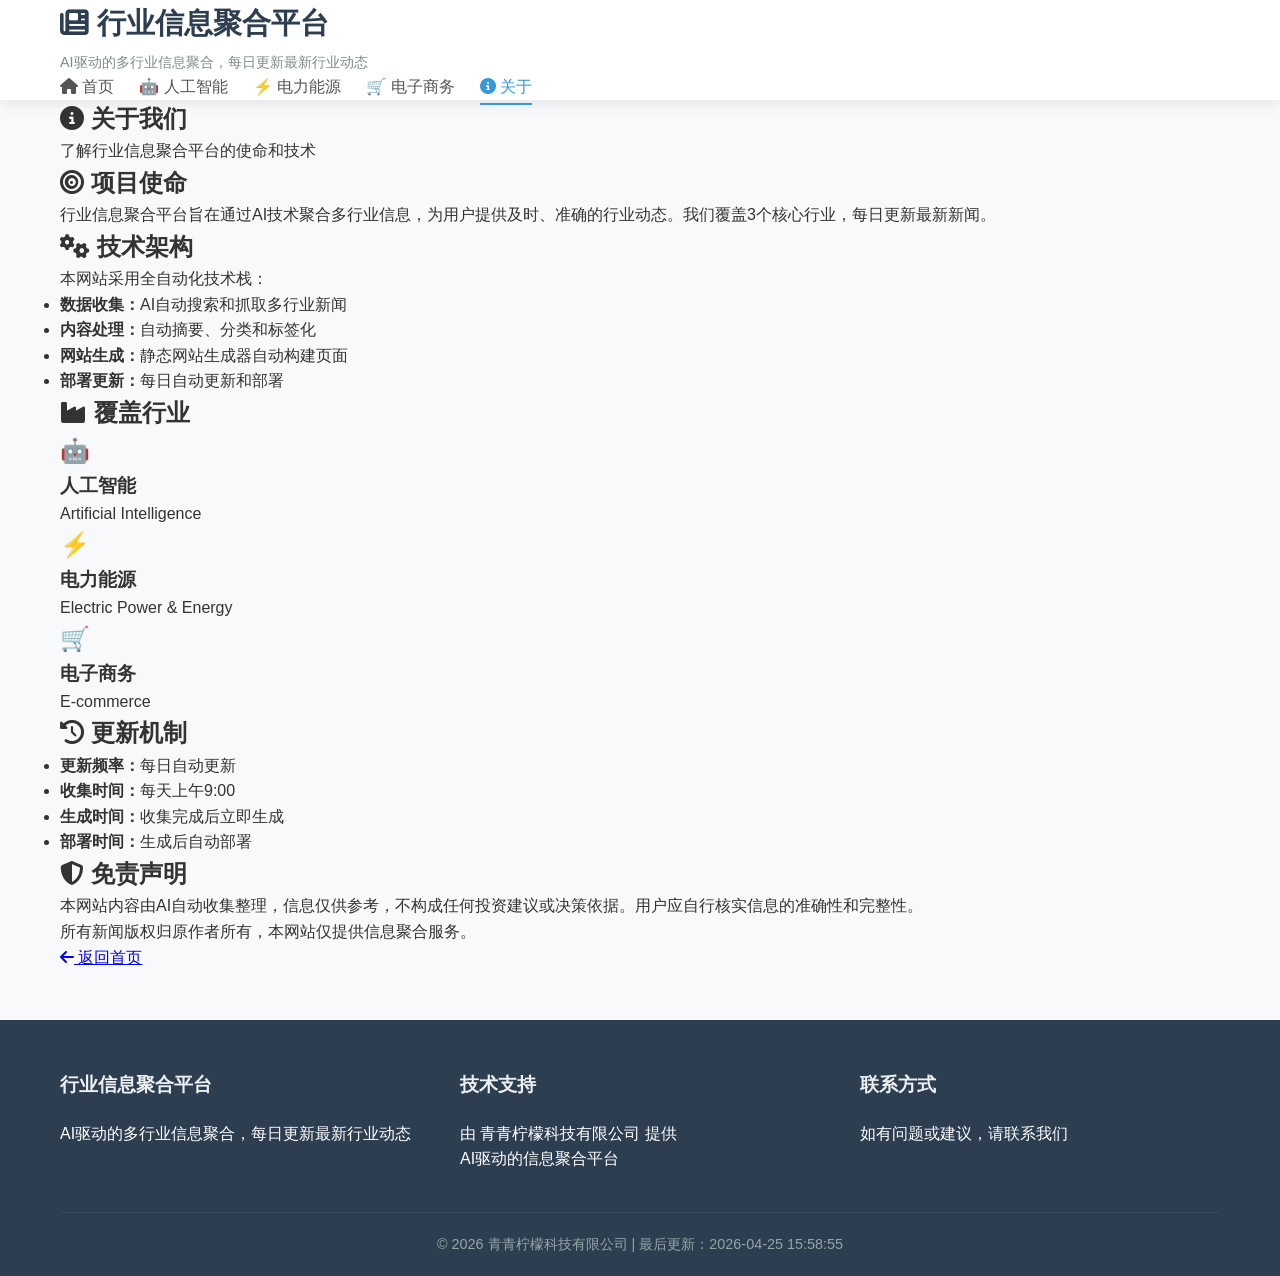
<file: docs/about.html>
<!DOCTYPE html>
<html lang="zh-CN">
<head>
    <meta charset="UTF-8">
    <meta name="viewport" content="width=device-width, initial-scale=1.0">
    <title>关于我们 - 行业信息聚合平台</title>
    <meta name="description" content="关于行业信息聚合平台的介绍和说明">
    <link rel="stylesheet" href="css/style.css">
    <link rel="stylesheet" href="https://cdnjs.cloudflare.com/ajax/libs/font-awesome/6.4.0/css/all.min.css">
</head>
<body>
    <header>
        <div class="container">
            <div class="logo">
                <h1><i class="fas fa-newspaper"></i> 行业信息聚合平台</h1>
                <p class="tagline">AI驱动的多行业信息聚合，每日更新最新行业动态</p>
            </div>
            <nav>
                <ul>
                    <li><a href="index.html"><i class="fas fa-home"></i> 首页</a></li>
                    <li><a href="ai.html">🤖 人工智能</a></li><li><a href="electricity.html">⚡ 电力能源</a></li><li><a href="ecommerce.html">🛒 电子商务</a></li>
                    <li><a href="about.html" class="active"><i class="fas fa-info-circle"></i> 关于</a></li>
                </ul>
            </nav>
        </div>
    </header>

    <main class="container">
        <section class="about-hero">
            <h1><i class="fas fa-info-circle"></i> 关于我们</h1>
            <p class="about-subtitle">了解行业信息聚合平台的使命和技术</p>
        </section>

        <section class="about-content">
            <div class="about-card">
                <h2><i class="fas fa-bullseye"></i> 项目使命</h2>
                <p>行业信息聚合平台旨在通过AI技术聚合多行业信息，为用户提供及时、准确的行业动态。我们覆盖3个核心行业，每日更新最新新闻。</p>
            </div>

            <div class="about-card">
                <h2><i class="fas fa-cogs"></i> 技术架构</h2>
                <p>本网站采用全自动化技术栈：</p>
                <ul>
                    <li><strong>数据收集：</strong>AI自动搜索和抓取多行业新闻</li>
                    <li><strong>内容处理：</strong>自动摘要、分类和标签化</li>
                    <li><strong>网站生成：</strong>静态网站生成器自动构建页面</li>
                    <li><strong>部署更新：</strong>每日自动更新和部署</li>
                </ul>
            </div>

            <div class="about-card">
                <h2><i class="fas fa-industry"></i> 覆盖行业</h2>
                <div class="industries-list">
                    <div class="about-industry" style="border-color: #4CAF50"><span class="industry-icon">🤖</span><div><h3>人工智能</h3><p>Artificial Intelligence</p></div></div><div class="about-industry" style="border-color: #2196F3"><span class="industry-icon">⚡</span><div><h3>电力能源</h3><p>Electric Power & Energy</p></div></div><div class="about-industry" style="border-color: #FF9800"><span class="industry-icon">🛒</span><div><h3>电子商务</h3><p>E-commerce</p></div></div>
                </div>
            </div>

            <div class="about-card">
                <h2><i class="fas fa-history"></i> 更新机制</h2>
                <ul>
                    <li><strong>更新频率：</strong>每日自动更新</li>
                    <li><strong>收集时间：</strong>每天上午9:00</li>
                    <li><strong>生成时间：</strong>收集完成后立即生成</li>
                    <li><strong>部署时间：</strong>生成后自动部署</li>
                </ul>
            </div>

            <div class="about-card">
                <h2><i class="fas fa-shield-alt"></i> 免责声明</h2>
                <p>本网站内容由AI自动收集整理，信息仅供参考，不构成任何投资建议或决策依据。用户应自行核实信息的准确性和完整性。</p>
                <p>所有新闻版权归原作者所有，本网站仅提供信息聚合服务。</p>
            </div>
        </section>

        <section class="back-to-home">
            <a href="index.html" class="back-button">
                <i class="fas fa-arrow-left"></i> 返回首页
            </a>
        </section>
    </main>

    <footer>
        <div class="container">
            <div class="footer-content">
                <div class="footer-section">
                    <h3>行业信息聚合平台</h3>
                    <p>AI驱动的多行业信息聚合，每日更新最新行业动态</p>
                </div>
                <div class="footer-section">
                    <h3>技术支持</h3>
                    <p>由 青青柠檬科技有限公司 提供</p>
                    <p>AI驱动的信息聚合平台</p>
                </div>
                <div class="footer-section">
                    <h3>联系方式</h3>
                    <p>如有问题或建议，请联系我们</p>
                </div>
            </div>
            <div class="copyright">
                <p>© 2026 青青柠檬科技有限公司 | 最后更新：2026-04-25 15:58:55</p>
            </div>
        </div>
    </footer>

    <script src="js/script.js"></script>
</body>
</html>
</file>
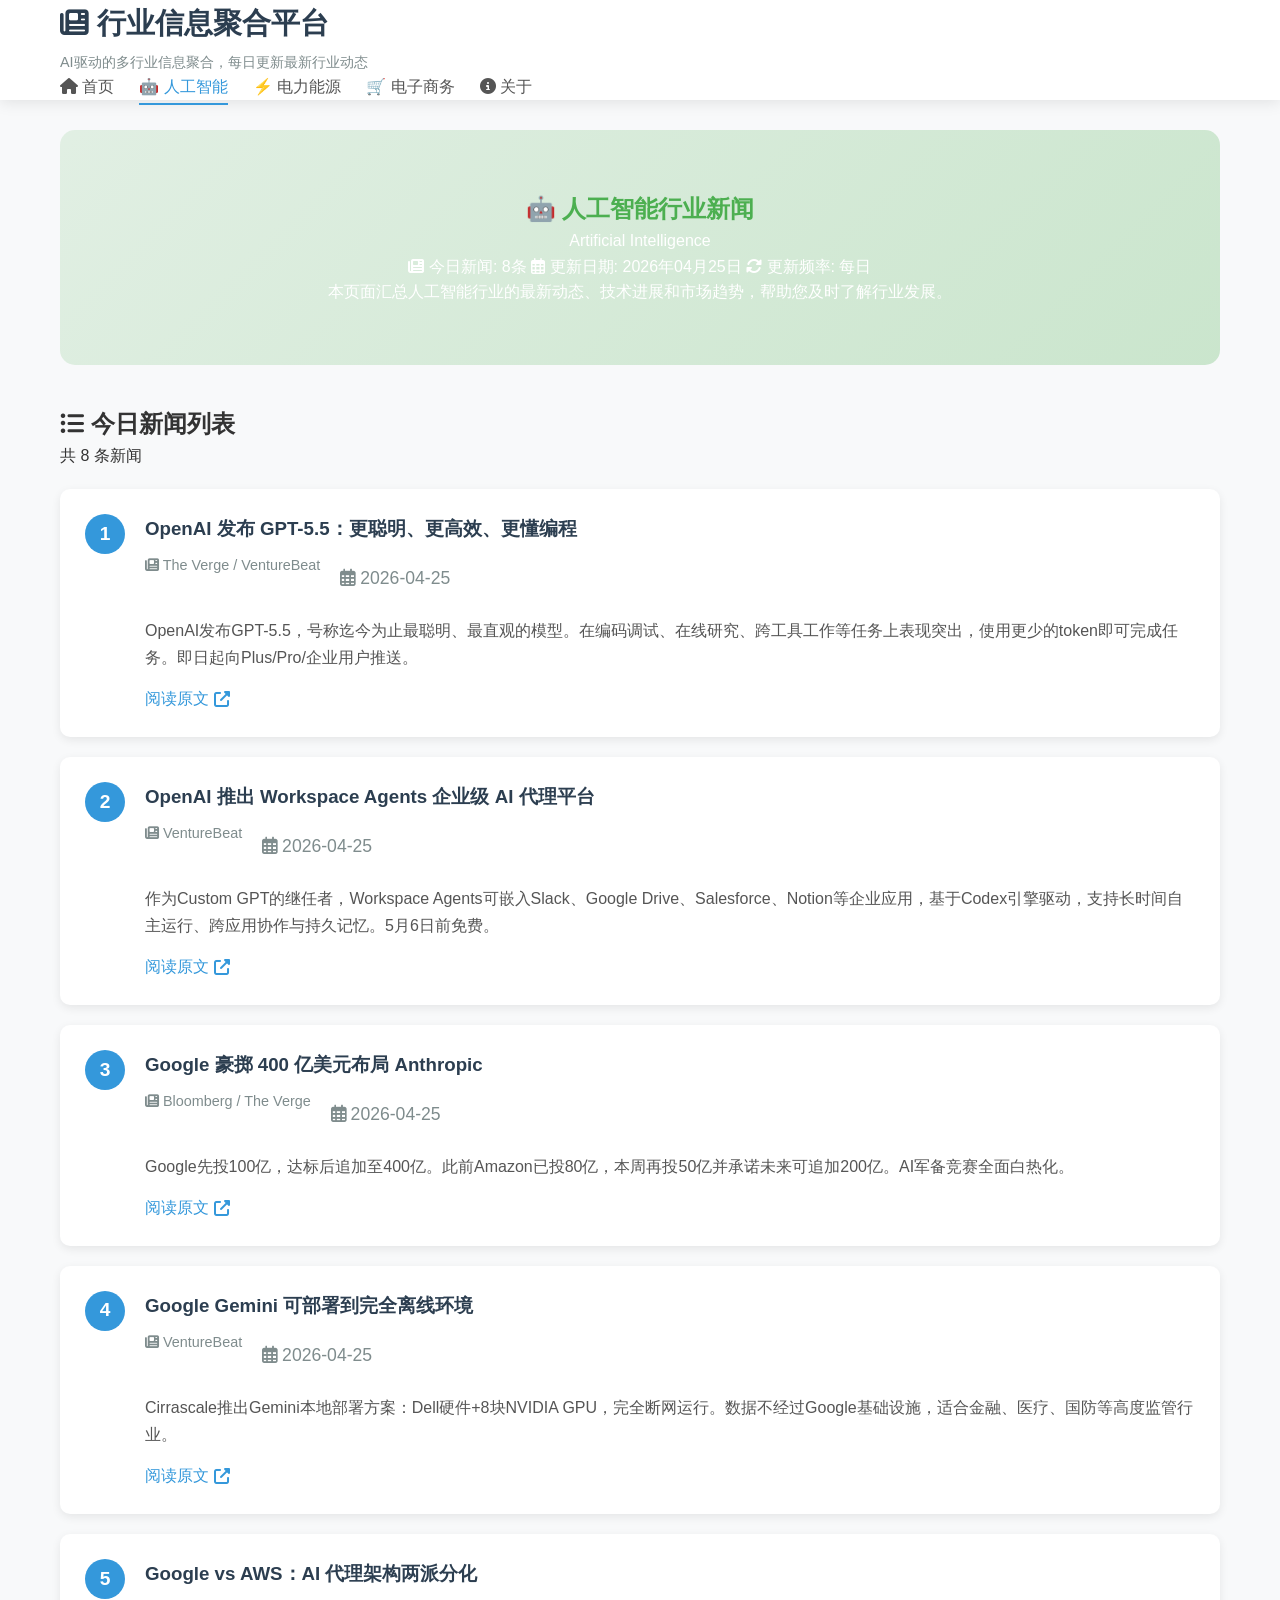
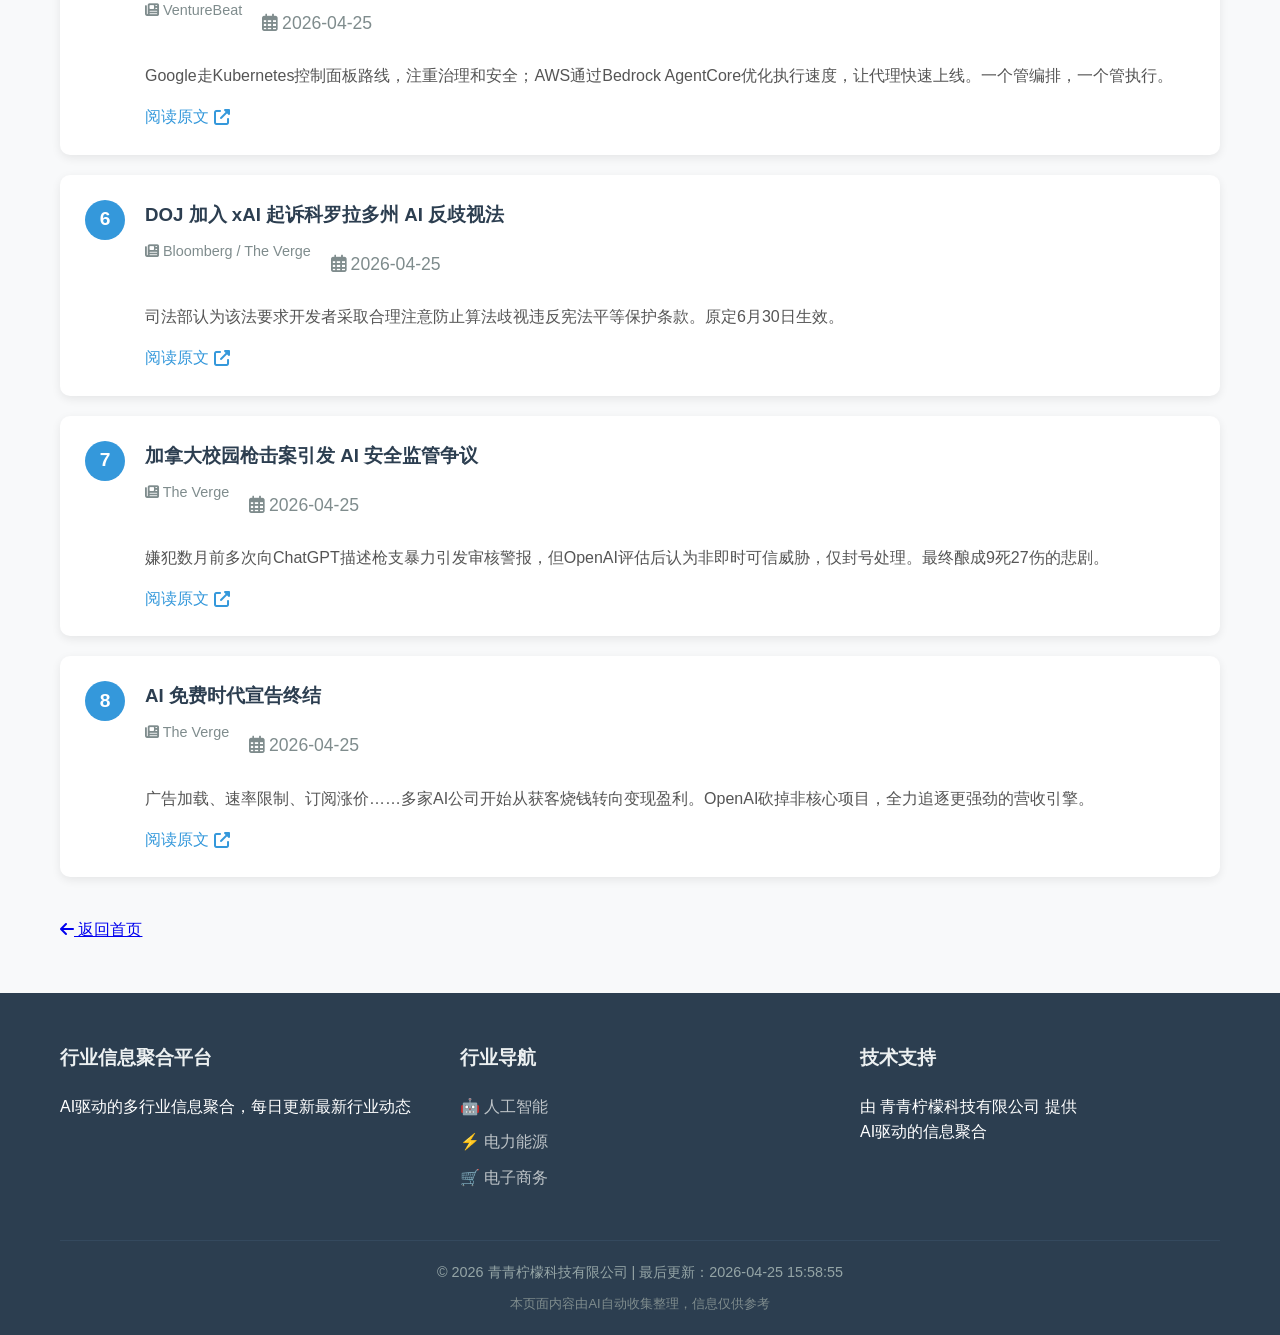
<file: docs/ai.html>
<!DOCTYPE html>
<html lang="zh-CN">
<head>
    <meta charset="UTF-8">
    <meta name="viewport" content="width=device-width, initial-scale=1.0">
    <title>人工智能行业新闻 - 行业信息聚合平台</title>
    <meta name="description" content="人工智能行业最新动态和新闻汇总">
    <link rel="stylesheet" href="css/style.css">
    <link rel="stylesheet" href="https://cdnjs.cloudflare.com/ajax/libs/font-awesome/6.4.0/css/all.min.css">
    <style>
        .hero { background: linear-gradient(135deg, #4CAF5022 0%, #4CAF5044 100%); }
        .industry-title { color: #4CAF50; }
    </style>
</head>
<body>
    <header>
        <div class="container">
            <div class="logo">
                <h1><i class="fas fa-newspaper"></i> 行业信息聚合平台</h1>
                <p class="tagline">AI驱动的多行业信息聚合，每日更新最新行业动态</p>
            </div>
            <nav>
                <ul>
                    <li><a href="index.html"><i class="fas fa-home"></i> 首页</a></li>
                    <li><a href="ai.html" class=active>🤖 人工智能</a></li><li><a href="electricity.html" >⚡ 电力能源</a></li><li><a href="ecommerce.html" >🛒 电子商务</a></li>
                    <li><a href="about.html"><i class="fas fa-info-circle"></i> 关于</a></li>
                </ul>
            </nav>
        </div>
    </header>

    <main class="container">
        <section class="hero">
            <div class="hero-content">
                <h1 class="industry-title">🤖 人工智能行业新闻</h1>
                <p class="industry-subtitle">Artificial Intelligence</p>
                <div class="industry-stats">
                    <span class="stat"><i class="fas fa-newspaper"></i> 今日新闻: 8条</span>
                    <span class="stat"><i class="far fa-calendar-alt"></i> 更新日期: 2026年04月25日</span>
                    <span class="stat"><i class="fas fa-sync-alt"></i> 更新频率: 每日</span>
                </div>
                <p class="industry-description">
                    本页面汇总人工智能行业的最新动态、技术进展和市场趋势，帮助您及时了解行业发展。
                </p>
            </div>
        </section>

        <section class="news-list">
            <div class="section-header">
                <h2><i class="fas fa-list-ul"></i> 今日新闻列表</h2>
                <div class="sort-options">
                    <span class="total-news">共 8 条新闻</span>
                </div>
            </div>
            
            <div class="news-container">
                
            <article class="news-item">
                <div class="news-number">1</div>
                <div class="news-content">
                    <h3><a href="https://www.theverge.com" target="_blank">OpenAI 发布 GPT-5.5：更聪明、更高效、更懂编程</a></h3>
                    <div class="news-meta">
                        <span class="source"><i class="fas fa-newspaper"></i> The Verge / VentureBeat</span>
                        <span class="date"><i class="far fa-calendar-alt"></i> 2026-04-25</span>
                        
                    </div>
                    <p class="news-summary">OpenAI发布GPT-5.5，号称迄今为止最聪明、最直观的模型。在编码调试、在线研究、跨工具工作等任务上表现突出，使用更少的token即可完成任务。即日起向Plus/Pro/企业用户推送。</p>
                    <a href="https://www.theverge.com" target="_blank" class="read-more">阅读原文 <i class="fas fa-external-link-alt"></i></a>
                </div>
            </article>
            
            <article class="news-item">
                <div class="news-number">2</div>
                <div class="news-content">
                    <h3><a href="https://venturebeat.com" target="_blank">OpenAI 推出 Workspace Agents 企业级 AI 代理平台</a></h3>
                    <div class="news-meta">
                        <span class="source"><i class="fas fa-newspaper"></i> VentureBeat</span>
                        <span class="date"><i class="far fa-calendar-alt"></i> 2026-04-25</span>
                        
                    </div>
                    <p class="news-summary">作为Custom GPT的继任者，Workspace Agents可嵌入Slack、Google Drive、Salesforce、Notion等企业应用，基于Codex引擎驱动，支持长时间自主运行、跨应用协作与持久记忆。5月6日前免费。</p>
                    <a href="https://venturebeat.com" target="_blank" class="read-more">阅读原文 <i class="fas fa-external-link-alt"></i></a>
                </div>
            </article>
            
            <article class="news-item">
                <div class="news-number">3</div>
                <div class="news-content">
                    <h3><a href="https://www.bloomberg.com" target="_blank">Google 豪掷 400 亿美元布局 Anthropic</a></h3>
                    <div class="news-meta">
                        <span class="source"><i class="fas fa-newspaper"></i> Bloomberg / The Verge</span>
                        <span class="date"><i class="far fa-calendar-alt"></i> 2026-04-25</span>
                        
                    </div>
                    <p class="news-summary">Google先投100亿，达标后追加至400亿。此前Amazon已投80亿，本周再投50亿并承诺未来可追加200亿。AI军备竞赛全面白热化。</p>
                    <a href="https://www.bloomberg.com" target="_blank" class="read-more">阅读原文 <i class="fas fa-external-link-alt"></i></a>
                </div>
            </article>
            
            <article class="news-item">
                <div class="news-number">4</div>
                <div class="news-content">
                    <h3><a href="https://venturebeat.com" target="_blank">Google Gemini 可部署到完全离线环境</a></h3>
                    <div class="news-meta">
                        <span class="source"><i class="fas fa-newspaper"></i> VentureBeat</span>
                        <span class="date"><i class="far fa-calendar-alt"></i> 2026-04-25</span>
                        
                    </div>
                    <p class="news-summary">Cirrascale推出Gemini本地部署方案：Dell硬件+8块NVIDIA GPU，完全断网运行。数据不经过Google基础设施，适合金融、医疗、国防等高度监管行业。</p>
                    <a href="https://venturebeat.com" target="_blank" class="read-more">阅读原文 <i class="fas fa-external-link-alt"></i></a>
                </div>
            </article>
            
            <article class="news-item">
                <div class="news-number">5</div>
                <div class="news-content">
                    <h3><a href="https://venturebeat.com" target="_blank">Google vs AWS：AI 代理架构两派分化</a></h3>
                    <div class="news-meta">
                        <span class="source"><i class="fas fa-newspaper"></i> VentureBeat</span>
                        <span class="date"><i class="far fa-calendar-alt"></i> 2026-04-25</span>
                        
                    </div>
                    <p class="news-summary">Google走Kubernetes控制面板路线，注重治理和安全；AWS通过Bedrock AgentCore优化执行速度，让代理快速上线。一个管编排，一个管执行。</p>
                    <a href="https://venturebeat.com" target="_blank" class="read-more">阅读原文 <i class="fas fa-external-link-alt"></i></a>
                </div>
            </article>
            
            <article class="news-item">
                <div class="news-number">6</div>
                <div class="news-content">
                    <h3><a href="https://www.bloomberg.com" target="_blank">DOJ 加入 xAI 起诉科罗拉多州 AI 反歧视法</a></h3>
                    <div class="news-meta">
                        <span class="source"><i class="fas fa-newspaper"></i> Bloomberg / The Verge</span>
                        <span class="date"><i class="far fa-calendar-alt"></i> 2026-04-25</span>
                        
                    </div>
                    <p class="news-summary">司法部认为该法要求开发者采取合理注意防止算法歧视违反宪法平等保护条款。原定6月30日生效。</p>
                    <a href="https://www.bloomberg.com" target="_blank" class="read-more">阅读原文 <i class="fas fa-external-link-alt"></i></a>
                </div>
            </article>
            
            <article class="news-item">
                <div class="news-number">7</div>
                <div class="news-content">
                    <h3><a href="https://www.theverge.com" target="_blank">加拿大校园枪击案引发 AI 安全监管争议</a></h3>
                    <div class="news-meta">
                        <span class="source"><i class="fas fa-newspaper"></i> The Verge</span>
                        <span class="date"><i class="far fa-calendar-alt"></i> 2026-04-25</span>
                        
                    </div>
                    <p class="news-summary">嫌犯数月前多次向ChatGPT描述枪支暴力引发审核警报，但OpenAI评估后认为非即时可信威胁，仅封号处理。最终酿成9死27伤的悲剧。</p>
                    <a href="https://www.theverge.com" target="_blank" class="read-more">阅读原文 <i class="fas fa-external-link-alt"></i></a>
                </div>
            </article>
            
            <article class="news-item">
                <div class="news-number">8</div>
                <div class="news-content">
                    <h3><a href="https://www.theverge.com" target="_blank">AI 免费时代宣告终结</a></h3>
                    <div class="news-meta">
                        <span class="source"><i class="fas fa-newspaper"></i> The Verge</span>
                        <span class="date"><i class="far fa-calendar-alt"></i> 2026-04-25</span>
                        
                    </div>
                    <p class="news-summary">广告加载、速率限制、订阅涨价……多家AI公司开始从获客烧钱转向变现盈利。OpenAI砍掉非核心项目，全力追逐更强劲的营收引擎。</p>
                    <a href="https://www.theverge.com" target="_blank" class="read-more">阅读原文 <i class="fas fa-external-link-alt"></i></a>
                </div>
            </article>
            
            </div>
        </section>

        <section class="back-to-home">
            <a href="index.html" class="back-button">
                <i class="fas fa-arrow-left"></i> 返回首页
            </a>
        </section>
    </main>

    <footer>
        <div class="container">
            <div class="footer-content">
                <div class="footer-section">
                    <h3>行业信息聚合平台</h3>
                    <p>AI驱动的多行业信息聚合，每日更新最新行业动态</p>
                </div>
                <div class="footer-section">
                    <h3>行业导航</h3>
                    <ul>
                        <li><a href="ai.html">🤖 人工智能</a></li><li><a href="electricity.html">⚡ 电力能源</a></li><li><a href="ecommerce.html">🛒 电子商务</a></li>
                    </ul>
                </div>
                <div class="footer-section">
                    <h3>技术支持</h3>
                    <p>由 青青柠檬科技有限公司 提供</p>
                    <p>AI驱动的信息聚合</p>
                </div>
            </div>
            <div class="copyright">
                <p>© 2026 青青柠檬科技有限公司 | 最后更新：2026-04-25 15:58:55</p>
                <p class="tech-note">本页面内容由AI自动收集整理，信息仅供参考</p>
            </div>
        </div>
    </footer>

    <script src="js/script.js"></script>
</body>
</html>
</file>
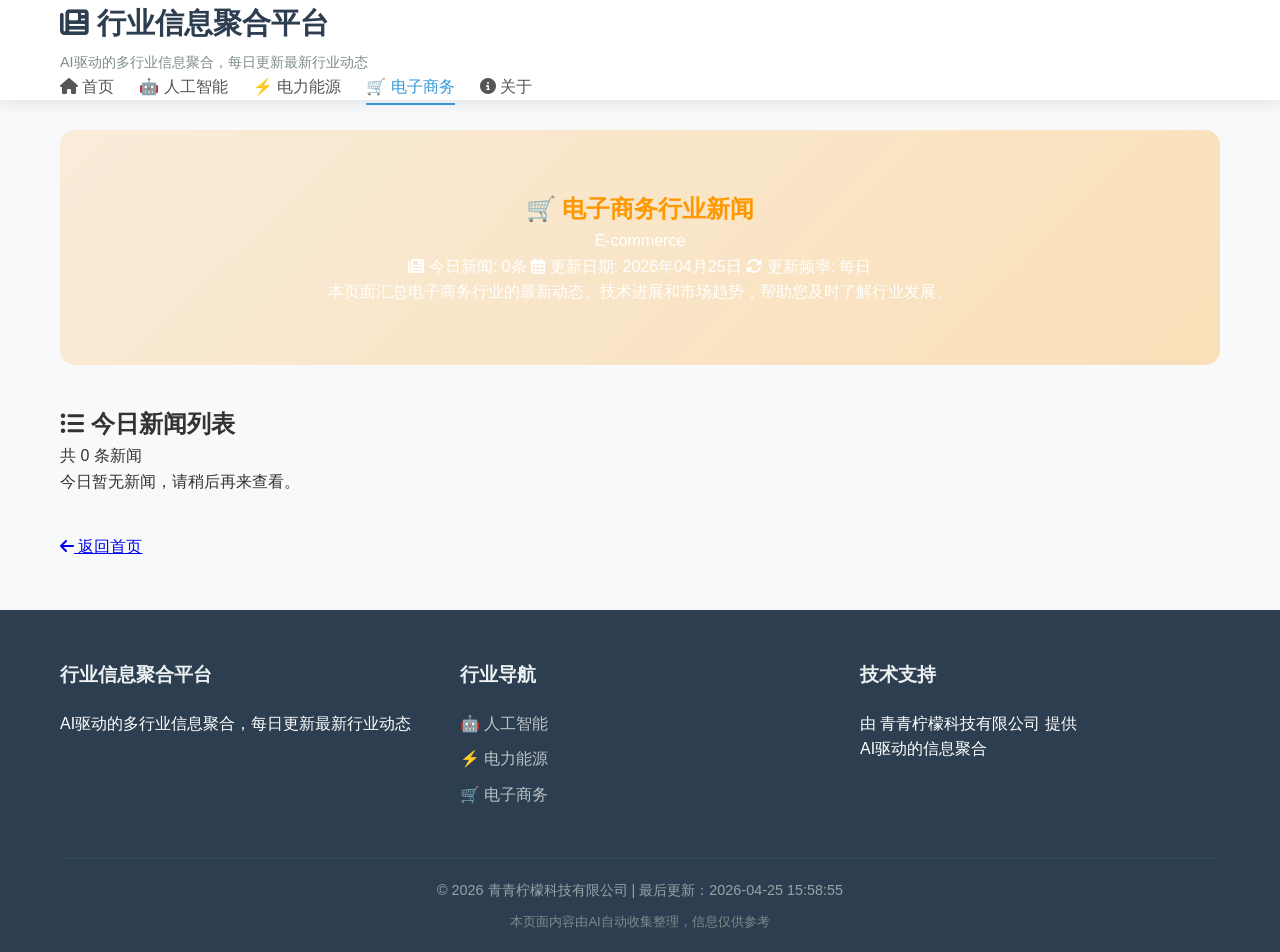
<file: docs/ecommerce.html>
<!DOCTYPE html>
<html lang="zh-CN">
<head>
    <meta charset="UTF-8">
    <meta name="viewport" content="width=device-width, initial-scale=1.0">
    <title>电子商务行业新闻 - 行业信息聚合平台</title>
    <meta name="description" content="电子商务行业最新动态和新闻汇总">
    <link rel="stylesheet" href="css/style.css">
    <link rel="stylesheet" href="https://cdnjs.cloudflare.com/ajax/libs/font-awesome/6.4.0/css/all.min.css">
    <style>
        .hero { background: linear-gradient(135deg, #FF980022 0%, #FF980044 100%); }
        .industry-title { color: #FF9800; }
    </style>
</head>
<body>
    <header>
        <div class="container">
            <div class="logo">
                <h1><i class="fas fa-newspaper"></i> 行业信息聚合平台</h1>
                <p class="tagline">AI驱动的多行业信息聚合，每日更新最新行业动态</p>
            </div>
            <nav>
                <ul>
                    <li><a href="index.html"><i class="fas fa-home"></i> 首页</a></li>
                    <li><a href="ai.html" >🤖 人工智能</a></li><li><a href="electricity.html" >⚡ 电力能源</a></li><li><a href="ecommerce.html" class=active>🛒 电子商务</a></li>
                    <li><a href="about.html"><i class="fas fa-info-circle"></i> 关于</a></li>
                </ul>
            </nav>
        </div>
    </header>

    <main class="container">
        <section class="hero">
            <div class="hero-content">
                <h1 class="industry-title">🛒 电子商务行业新闻</h1>
                <p class="industry-subtitle">E-commerce</p>
                <div class="industry-stats">
                    <span class="stat"><i class="fas fa-newspaper"></i> 今日新闻: 0条</span>
                    <span class="stat"><i class="far fa-calendar-alt"></i> 更新日期: 2026年04月25日</span>
                    <span class="stat"><i class="fas fa-sync-alt"></i> 更新频率: 每日</span>
                </div>
                <p class="industry-description">
                    本页面汇总电子商务行业的最新动态、技术进展和市场趋势，帮助您及时了解行业发展。
                </p>
            </div>
        </section>

        <section class="news-list">
            <div class="section-header">
                <h2><i class="fas fa-list-ul"></i> 今日新闻列表</h2>
                <div class="sort-options">
                    <span class="total-news">共 0 条新闻</span>
                </div>
            </div>
            
            <div class="news-container">
                <p class="no-news">今日暂无新闻，请稍后再来查看。</p>
            </div>
        </section>

        <section class="back-to-home">
            <a href="index.html" class="back-button">
                <i class="fas fa-arrow-left"></i> 返回首页
            </a>
        </section>
    </main>

    <footer>
        <div class="container">
            <div class="footer-content">
                <div class="footer-section">
                    <h3>行业信息聚合平台</h3>
                    <p>AI驱动的多行业信息聚合，每日更新最新行业动态</p>
                </div>
                <div class="footer-section">
                    <h3>行业导航</h3>
                    <ul>
                        <li><a href="ai.html">🤖 人工智能</a></li><li><a href="electricity.html">⚡ 电力能源</a></li><li><a href="ecommerce.html">🛒 电子商务</a></li>
                    </ul>
                </div>
                <div class="footer-section">
                    <h3>技术支持</h3>
                    <p>由 青青柠檬科技有限公司 提供</p>
                    <p>AI驱动的信息聚合</p>
                </div>
            </div>
            <div class="copyright">
                <p>© 2026 青青柠檬科技有限公司 | 最后更新：2026-04-25 15:58:55</p>
                <p class="tech-note">本页面内容由AI自动收集整理，信息仅供参考</p>
            </div>
        </div>
    </footer>

    <script src="js/script.js"></script>
</body>
</html>
</file>
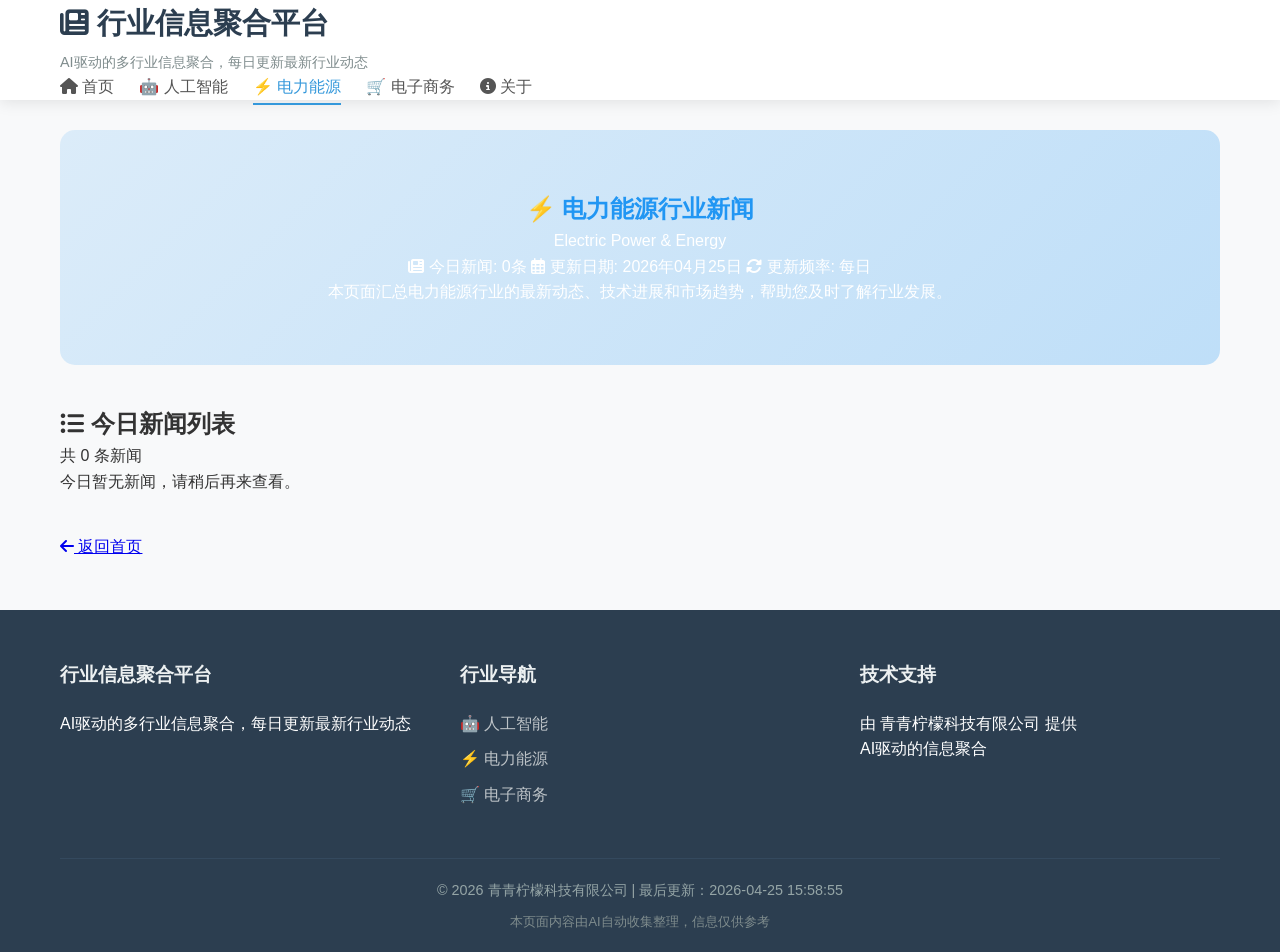
<file: docs/electricity.html>
<!DOCTYPE html>
<html lang="zh-CN">
<head>
    <meta charset="UTF-8">
    <meta name="viewport" content="width=device-width, initial-scale=1.0">
    <title>电力能源行业新闻 - 行业信息聚合平台</title>
    <meta name="description" content="电力能源行业最新动态和新闻汇总">
    <link rel="stylesheet" href="css/style.css">
    <link rel="stylesheet" href="https://cdnjs.cloudflare.com/ajax/libs/font-awesome/6.4.0/css/all.min.css">
    <style>
        .hero { background: linear-gradient(135deg, #2196F322 0%, #2196F344 100%); }
        .industry-title { color: #2196F3; }
    </style>
</head>
<body>
    <header>
        <div class="container">
            <div class="logo">
                <h1><i class="fas fa-newspaper"></i> 行业信息聚合平台</h1>
                <p class="tagline">AI驱动的多行业信息聚合，每日更新最新行业动态</p>
            </div>
            <nav>
                <ul>
                    <li><a href="index.html"><i class="fas fa-home"></i> 首页</a></li>
                    <li><a href="ai.html" >🤖 人工智能</a></li><li><a href="electricity.html" class=active>⚡ 电力能源</a></li><li><a href="ecommerce.html" >🛒 电子商务</a></li>
                    <li><a href="about.html"><i class="fas fa-info-circle"></i> 关于</a></li>
                </ul>
            </nav>
        </div>
    </header>

    <main class="container">
        <section class="hero">
            <div class="hero-content">
                <h1 class="industry-title">⚡ 电力能源行业新闻</h1>
                <p class="industry-subtitle">Electric Power & Energy</p>
                <div class="industry-stats">
                    <span class="stat"><i class="fas fa-newspaper"></i> 今日新闻: 0条</span>
                    <span class="stat"><i class="far fa-calendar-alt"></i> 更新日期: 2026年04月25日</span>
                    <span class="stat"><i class="fas fa-sync-alt"></i> 更新频率: 每日</span>
                </div>
                <p class="industry-description">
                    本页面汇总电力能源行业的最新动态、技术进展和市场趋势，帮助您及时了解行业发展。
                </p>
            </div>
        </section>

        <section class="news-list">
            <div class="section-header">
                <h2><i class="fas fa-list-ul"></i> 今日新闻列表</h2>
                <div class="sort-options">
                    <span class="total-news">共 0 条新闻</span>
                </div>
            </div>
            
            <div class="news-container">
                <p class="no-news">今日暂无新闻，请稍后再来查看。</p>
            </div>
        </section>

        <section class="back-to-home">
            <a href="index.html" class="back-button">
                <i class="fas fa-arrow-left"></i> 返回首页
            </a>
        </section>
    </main>

    <footer>
        <div class="container">
            <div class="footer-content">
                <div class="footer-section">
                    <h3>行业信息聚合平台</h3>
                    <p>AI驱动的多行业信息聚合，每日更新最新行业动态</p>
                </div>
                <div class="footer-section">
                    <h3>行业导航</h3>
                    <ul>
                        <li><a href="ai.html">🤖 人工智能</a></li><li><a href="electricity.html">⚡ 电力能源</a></li><li><a href="ecommerce.html">🛒 电子商务</a></li>
                    </ul>
                </div>
                <div class="footer-section">
                    <h3>技术支持</h3>
                    <p>由 青青柠檬科技有限公司 提供</p>
                    <p>AI驱动的信息聚合</p>
                </div>
            </div>
            <div class="copyright">
                <p>© 2026 青青柠檬科技有限公司 | 最后更新：2026-04-25 15:58:55</p>
                <p class="tech-note">本页面内容由AI自动收集整理，信息仅供参考</p>
            </div>
        </div>
    </footer>

    <script src="js/script.js"></script>
</body>
</html>
</file>
<file: docs/css/style.css>
/* 基础样式 */
* {
    margin: 0;
    padding: 0;
    box-sizing: border-box;
}

body {
    font-family: 'Segoe UI', 'Microsoft YaHei', sans-serif;
    line-height: 1.6;
    color: #333;
    background-color: #f8f9fa;
}

.container {
    max-width: 1200px;
    margin: 0 auto;
    padding: 0 20px;
}

/* 头部样式 */
header {
    background: white;
    box-shadow: 0 2px 15px rgba(0,0,0,0.1);
    position: sticky;
    top: 0;
    z-index: 1000;
}

.logo h1 {
    color: #2c3e50;
    font-size: 1.8rem;
    margin-bottom: 5px;
}

.logo .tagline {
    color: #7f8c8d;
    font-size: 0.9rem;
}

nav ul {
    display: flex;
    list-style: none;
    gap: 25px;
}

nav a {
    text-decoration: none;
    color: #555;
    font-weight: 500;
    padding: 8px 0;
    border-bottom: 2px solid transparent;
    transition: all 0.3s ease;
}

nav a:hover,
nav a.active {
    color: #3498db;
    border-bottom-color: #3498db;
}

/* Hero区域 */
.hero {
    background: linear-gradient(135deg, #667eea 0%, #764ba2 100%);
    color: white;
    padding: 60px 0;
    margin: 30px 0;
    border-radius: 15px;
    text-align: center;
}

.hero h2 {
    font-size: 2.5rem;
    margin-bottom: 15px;
}

.date, .stats {
    font-size: 1.1rem;
    margin: 10px 0;
}

/* 行业网格 */
.industry-grid {
    display: grid;
    grid-template-columns: repeat(auto-fit, minmax(350px, 1fr));
    gap: 25px;
    margin: 30px 0;
}

.industry-card {
    background: white;
    padding: 25px;
    border-radius: 12px;
    box-shadow: 0 5px 15px rgba(0,0,0,0.08);
    transition: transform 0.3s ease, box-shadow 0.3s ease;
}

.industry-card:hover {
    transform: translateY(-5px);
    box-shadow: 0 10px 25px rgba(0,0,0,0.15);
}

.industry-header {
    display: flex;
    align-items: center;
    justify-content: space-between;
    margin-bottom: 15px;
}

.industry-icon {
    font-size: 1.5rem;
    margin-right: 10px;
}

.news-count {
    background: #f1f8ff;
    color: #3498db;
    padding: 4px 12px;
    border-radius: 20px;
    font-size: 0.9rem;
    font-weight: 600;
}

/* 新闻列表 */
.news-list {
    margin: 40px 0;
}

.news-item {
    background: white;
    padding: 25px;
    margin: 20px 0;
    border-radius: 10px;
    box-shadow: 0 3px 10px rgba(0,0,0,0.08);
    display: flex;
    gap: 20px;
    transition: transform 0.2s ease;
}

.news-item:hover {
    transform: translateX(5px);
}

.news-number {
    background: #3498db;
    color: white;
    width: 40px;
    height: 40px;
    border-radius: 50%;
    display: flex;
    align-items: center;
    justify-content: center;
    font-weight: bold;
    font-size: 1.2rem;
    flex-shrink: 0;
}

.news-content h3 {
    margin-bottom: 10px;
}

.news-content h3 a {
    color: #2c3e50;
    text-decoration: none;
    transition: color 0.3s ease;
}

.news-content h3 a:hover {
    color: #3498db;
}

.news-meta {
    display: flex;
    gap: 20px;
    color: #7f8c8d;
    font-size: 0.9rem;
    margin: 10px 0;
}

.news-summary {
    color: #555;
    line-height: 1.7;
    margin: 15px 0;
}

.read-more {
    color: #3498db;
    text-decoration: none;
    font-weight: 500;
    display: inline-flex;
    align-items: center;
    gap: 5px;
}

/* 统计卡片 */
.stats-grid {
    display: grid;
    grid-template-columns: repeat(auto-fit, minmax(200px, 1fr));
    gap: 20px;
    margin: 30px 0;
}

.stat-card {
    background: white;
    padding: 30px;
    border-radius: 12px;
    text-align: center;
    box-shadow: 0 5px 15px rgba(0,0,0,0.08);
}

.stat-icon {
    font-size: 2.5rem;
    color: #3498db;
    margin-bottom: 15px;
}

.stat-number {
    font-size: 2.2rem;
    font-weight: bold;
    color: #2c3e50;
    margin: 10px 0;
}

.stat-label {
    color: #7f8c8d;
    font-size: 0.9rem;
}

/* 页脚 */
footer {
    background: #2c3e50;
    color: white;
    padding: 50px 0 20px;
    margin-top: 50px;
}

.footer-content {
    display: grid;
    grid-template-columns: repeat(auto-fit, minmax(250px, 1fr));
    gap: 40px;
    margin-bottom: 40px;
}

.footer-section h3 {
    color: #ecf0f1;
    margin-bottom: 20px;
    font-size: 1.2rem;
}

.footer-section ul {
    list-style: none;
}

.footer-section ul li {
    margin: 10px 0;
}

.footer-section a {
    color: #bdc3c7;
    text-decoration: none;
    transition: color 0.3s ease;
}

.footer-section a:hover {
    color: #3498db;
}

.copyright {
    border-top: 1px solid #34495e;
    padding-top: 20px;
    text-align: center;
    color: #95a5a6;
    font-size: 0.9rem;
}

.tech-note {
    font-size: 0.8rem;
    color: #7f8c8d;
    margin-top: 10px;
}

/* 响应式设计 */
@media (max-width: 768px) {
    .container {
        padding: 0 15px;
    }
    
    nav ul {
        flex-direction: column;
        gap: 10px;
    }
    
    .industry-grid {
        grid-template-columns: 1fr;
    }
    
    .stats-grid {
        grid-template-columns: repeat(2, 1fr);
    }
    
    .news-item {
        flex-direction: column;
        gap: 15px;
    }
    
    .news-number {
        align-self: flex-start;
    }
}

@media (max-width: 480px) {
    .stats-grid {
        grid-template-columns: 1fr;
    }
    
    .hero h2 {
        font-size: 1.8rem;
    }
}
</file>
